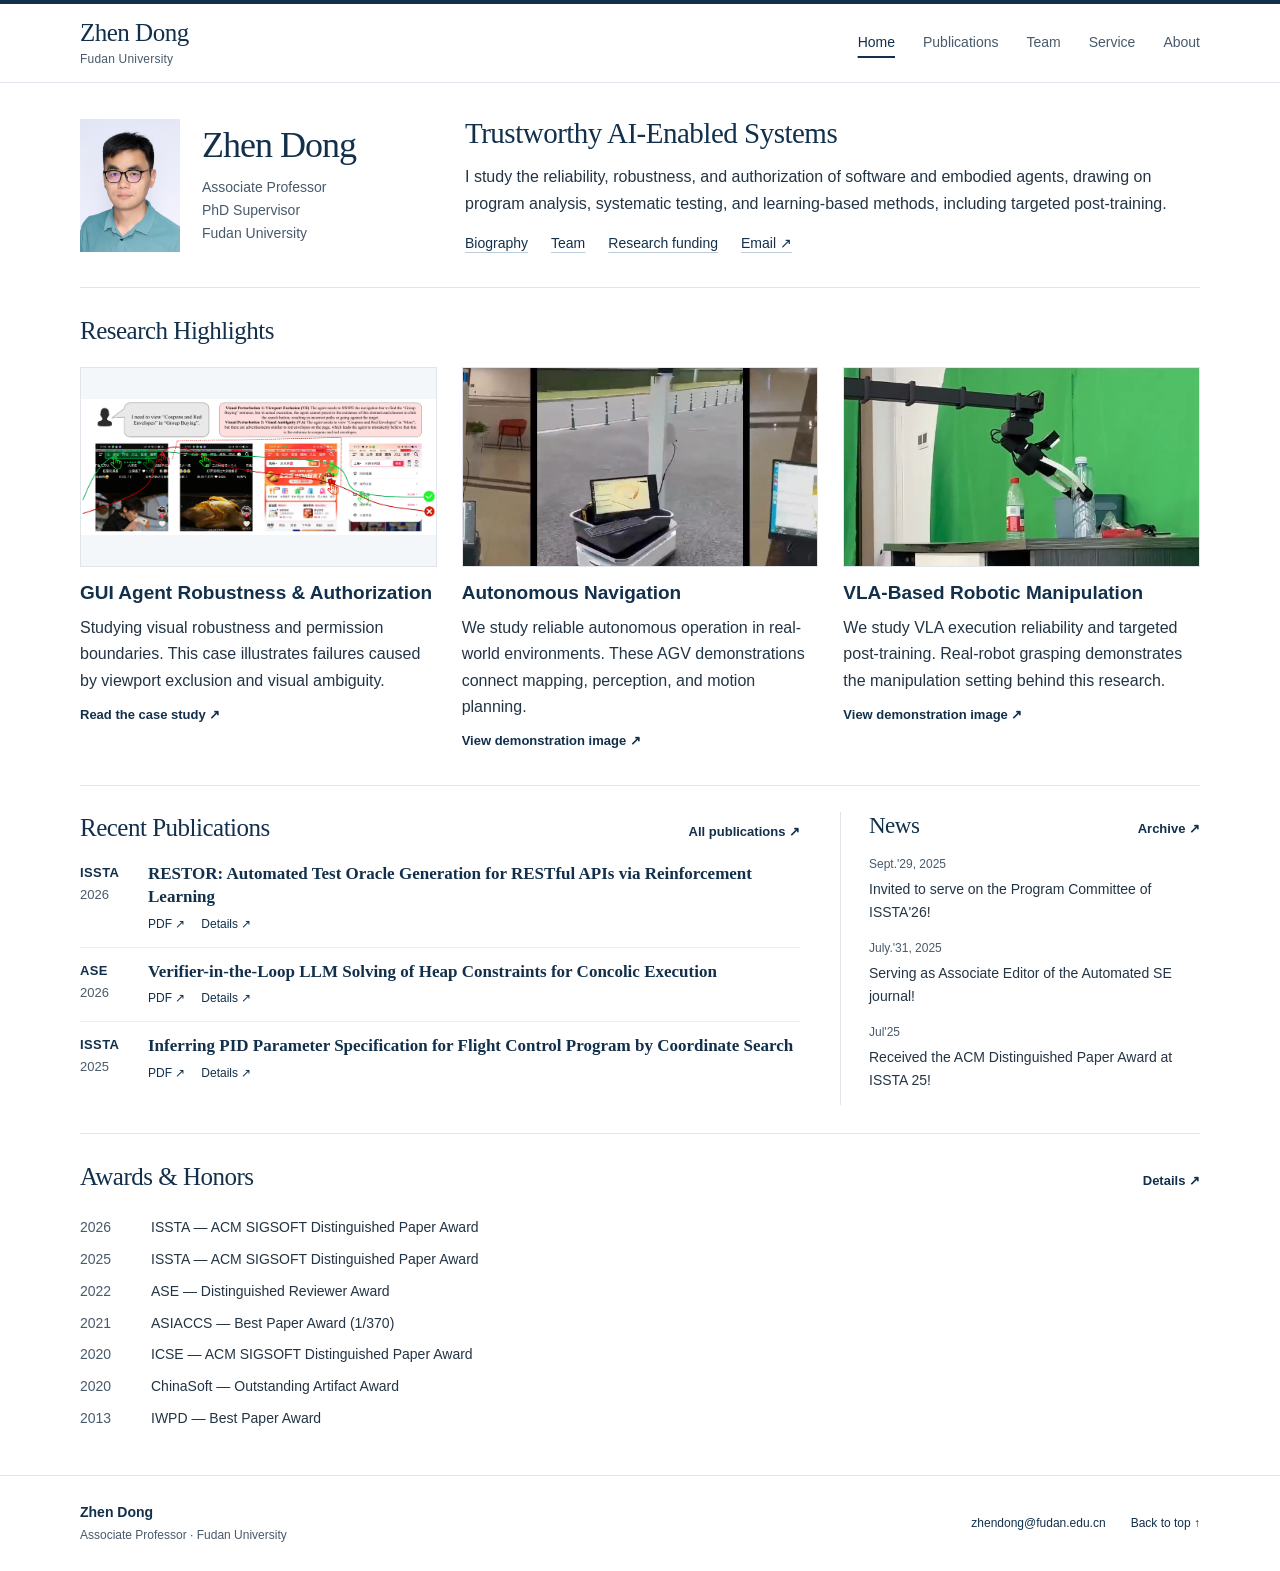
<file: index.html>
<!DOCTYPE html>
<html lang="en"><head>
<meta charset="UTF-8"><meta name="viewport" content="width=device-width, initial-scale=1">
<meta name="description" content="Zhen Dong, Associate Professor at Fudan University. Reliability of AI-enabled systems, with a focus on software agents, embodied agents, and VLA execution.">
<meta name="theme-color" content="#12304b"><title>Home — Zhen Dong · Fudan University</title>
<link rel="stylesheet" href="ex_styles.css?v=22">
</head><body id="top">
<a class="skip-link" href="#main">Skip to content</a>
<header class="site-header"><div class="header-inner"><a class="site-name" href="index.html">Zhen Dong<span>Fudan University</span></a><nav class="main-nav" aria-label="Main navigation"><a href="index.html" aria-current="page">Home</a><a href="publications.html">Publications</a><a href="team.html">Team</a><a href="service.html">Service</a><a href="about.html">About</a></nav></div></header>
<main id="main" class="page"><section class="academic-hero" aria-labelledby="name"><div class="academic-identity"><img src="res/zhen_dong.jpg" alt="Zhen Dong" width="2499" height="3331" fetchpriority="high"><div><h1 id="name">Zhen Dong</h1><p>Associate Professor<br>PhD Supervisor<br>Fudan University</p></div></div><div class="academic-intro"><h2>Trustworthy AI-Enabled Systems</h2><p>I study the reliability, robustness, and authorization of software and embodied agents, drawing on program analysis, systematic testing, and learning-based methods, including targeted post-training.</p><div class="academic-links"><a href="about.html">Biography</a><a href="team.html">Team</a><a href="about.html#funding">Research funding</a><a href="mailto:zhendong@fudan.edu.cn">Email ↗</a></div></div></section><section class="section compact-highlights" id="highlights" aria-labelledby="highlights-title"><div class="section-heading"><h2 id="highlights-title">Research Highlights</h2></div><div class="preview-grid">
<article><a class="preview-image gui-preview" href="res/highlights/gui-case.pdf" target="_blank" rel="noopener" aria-label="Open the full GUI agent case study"><img src="res/highlights/gui-case.png" alt="Mobile GUI agent case study with successful and failed paths under visual perturbations" width="1800" height="694" loading="lazy"></a><h3>GUI Agent Robustness &amp; Authorization</h3><p>Studying visual robustness and permission boundaries. This case illustrates failures caused by viewport exclusion and visual ambiguity.</p><a class="text-link" href="res/highlights/gui-case.pdf" target="_blank" rel="noopener">Read the case study ↗</a></article>
<article><a class="preview-image demonstration-crop" href="res/highlights/agv.jpg" aria-label="View the autonomous navigation demonstration"><img src="res/highlights/agv.jpg" alt="AGV navigation and mapping demonstrations indoors and outdoors" width="960" height="540" loading="lazy"></a><h3>Autonomous Navigation</h3><p>We study reliable autonomous operation in real-world environments. These AGV demonstrations connect mapping, perception, and motion planning.</p><a class="text-link" href="res/highlights/agv.jpg">View demonstration image ↗</a></article>
<article><a class="preview-image demonstration-crop" href="res/highlights/robot.jpg" aria-label="View the robotic grasping demonstration"><img src="res/highlights/robot.jpg" alt="Robot arm grasping a bottle" width="960" height="540" loading="lazy"></a><h3>VLA-Based Robotic Manipulation</h3><p>We study VLA execution reliability and targeted post-training. Real-robot grasping demonstrates the manipulation setting behind this research.</p><a class="text-link" href="res/highlights/robot.jpg">View demonstration image ↗</a></article>
</div></section><div class="academic-columns"><section class="section" id="selected-work"><div class="section-heading"><h2>Recent Publications</h2><a class="section-action" href="publications.html">All publications ↗</a></div><ol class="selected-list"><li><div class="work-meta"><span>ISSTA</span><span>2026</span></div><div class="work-body"><h3><a href="res/ISSTA26B.pdf">RESTOR: Automated Test Oracle Generation for RESTful APIs via  Reinforcement Learning</a></h3><div class="paper-inline-links"><a href="res/ISSTA26B.pdf">PDF ↗</a><a href="publications.html#paper-02">Details ↗</a></div></div></li><li><div class="work-meta"><span>ASE</span><span>2026</span></div><div class="work-body"><h3><a href="res/ASE26.pdf">Verifier-in-the-Loop LLM Solving of Heap Constraints for Concolic Execution</a></h3><div class="paper-inline-links"><a href="res/ASE26.pdf">PDF ↗</a><a href="publications.html#paper-04">Details ↗</a></div></div></li><li><div class="work-meta"><span>ISSTA</span><span>2025</span></div><div class="work-body"><h3><a href="res/issta25.pdf">Inferring PID Parameter Specification for Flight  Control Program by Coordinate Search</a></h3><div class="paper-inline-links"><a href="res/issta25.pdf">PDF ↗</a><a href="publications.html#paper-06">Details ↗</a></div></div></li></ol></section><aside class="academic-sidebar" aria-label="Recent news"><section class="sidebar-section" id="news"><div class="section-heading"><h2>News</h2><a class="section-action" href="news.html">Archive ↗</a></div><ul class="news-list"><li class="news-item"><span class="news-date">Sept.&#x27;29, 2025</span><div>Invited to serve on the Program Committee of ISSTA'26!</div></li><li class="news-item"><span class="news-date">July.&#x27;31, 2025</span><div>Serving as Associate Editor of the Automated SE journal!</div></li><li class="news-item"><span class="news-date">Jul&#x27;25</span><div>Received the ACM Distinguished Paper Award at ISSTA 25!</div></li></ul></section></aside></div><section class="section awards-overview" id="honors"><div class="section-heading"><h2>Awards &amp; Honors</h2><a class="section-action" href="about.html#awards">Details ↗</a></div><ul class="honors-list compact-honors"><li><span class="honor-year">2026</span><div>ISSTA — ACM SIGSOFT Distinguished Paper Award</div></li><li><span class="honor-year">2025</span><div>ISSTA — ACM SIGSOFT Distinguished Paper Award</div></li><li><span class="honor-year">2022</span><div>ASE — Distinguished Reviewer Award</div></li><li><span class="honor-year">2021</span><div>ASIACCS — Best Paper Award (1/370)</div></li><li><span class="honor-year">2020</span><div>ICSE — ACM SIGSOFT Distinguished Paper Award</div></li><li><span class="honor-year">2020</span><div>ChinaSoft — Outstanding Artifact Award</div></li><li><span class="honor-year">2013</span><div>IWPD — Best Paper Award</div></li></ul></section></main>
<footer class="site-footer"><div class="footer-inner"><p><strong>Zhen Dong</strong><span>Associate Professor · Fudan University</span></p><div><a href="mailto:zhendong@fudan.edu.cn">zhendong@fudan.edu.cn</a><a href="#top">Back to top ↑</a></div></div></footer>
</body></html>
</file>
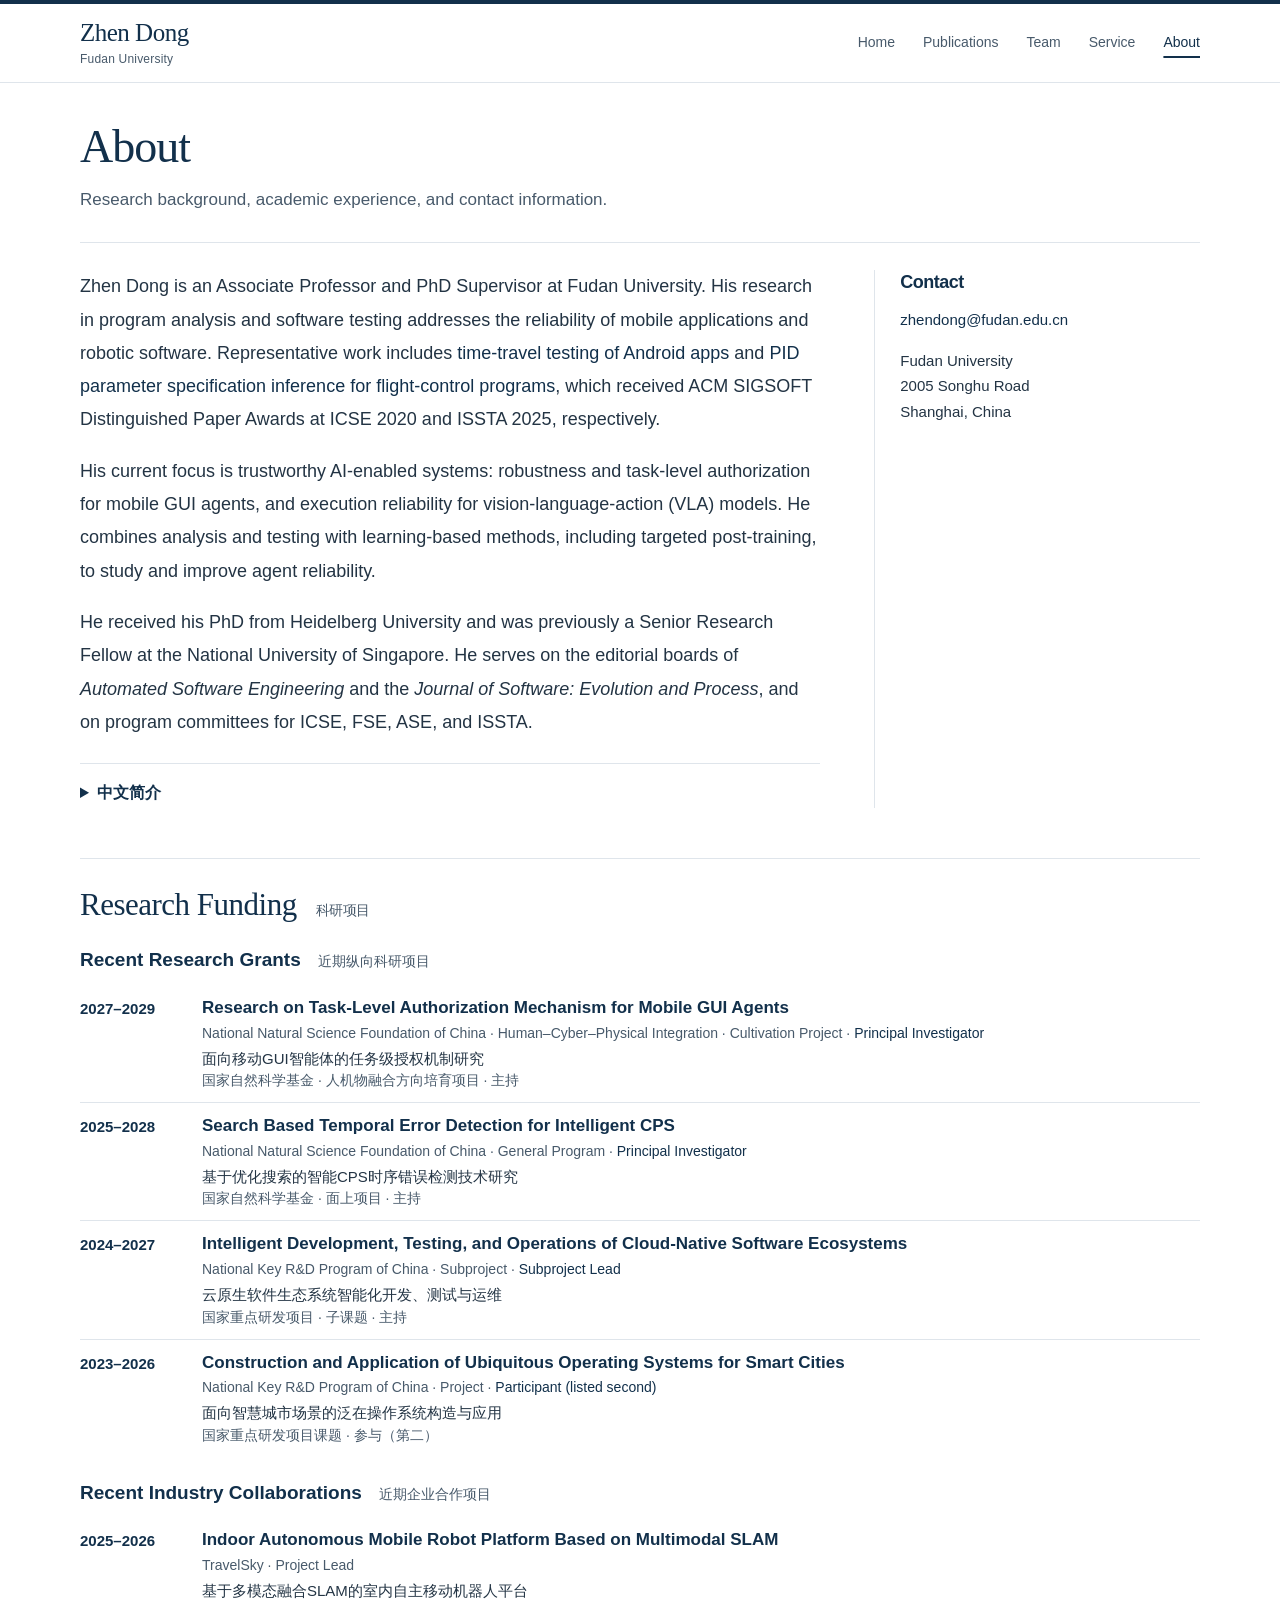
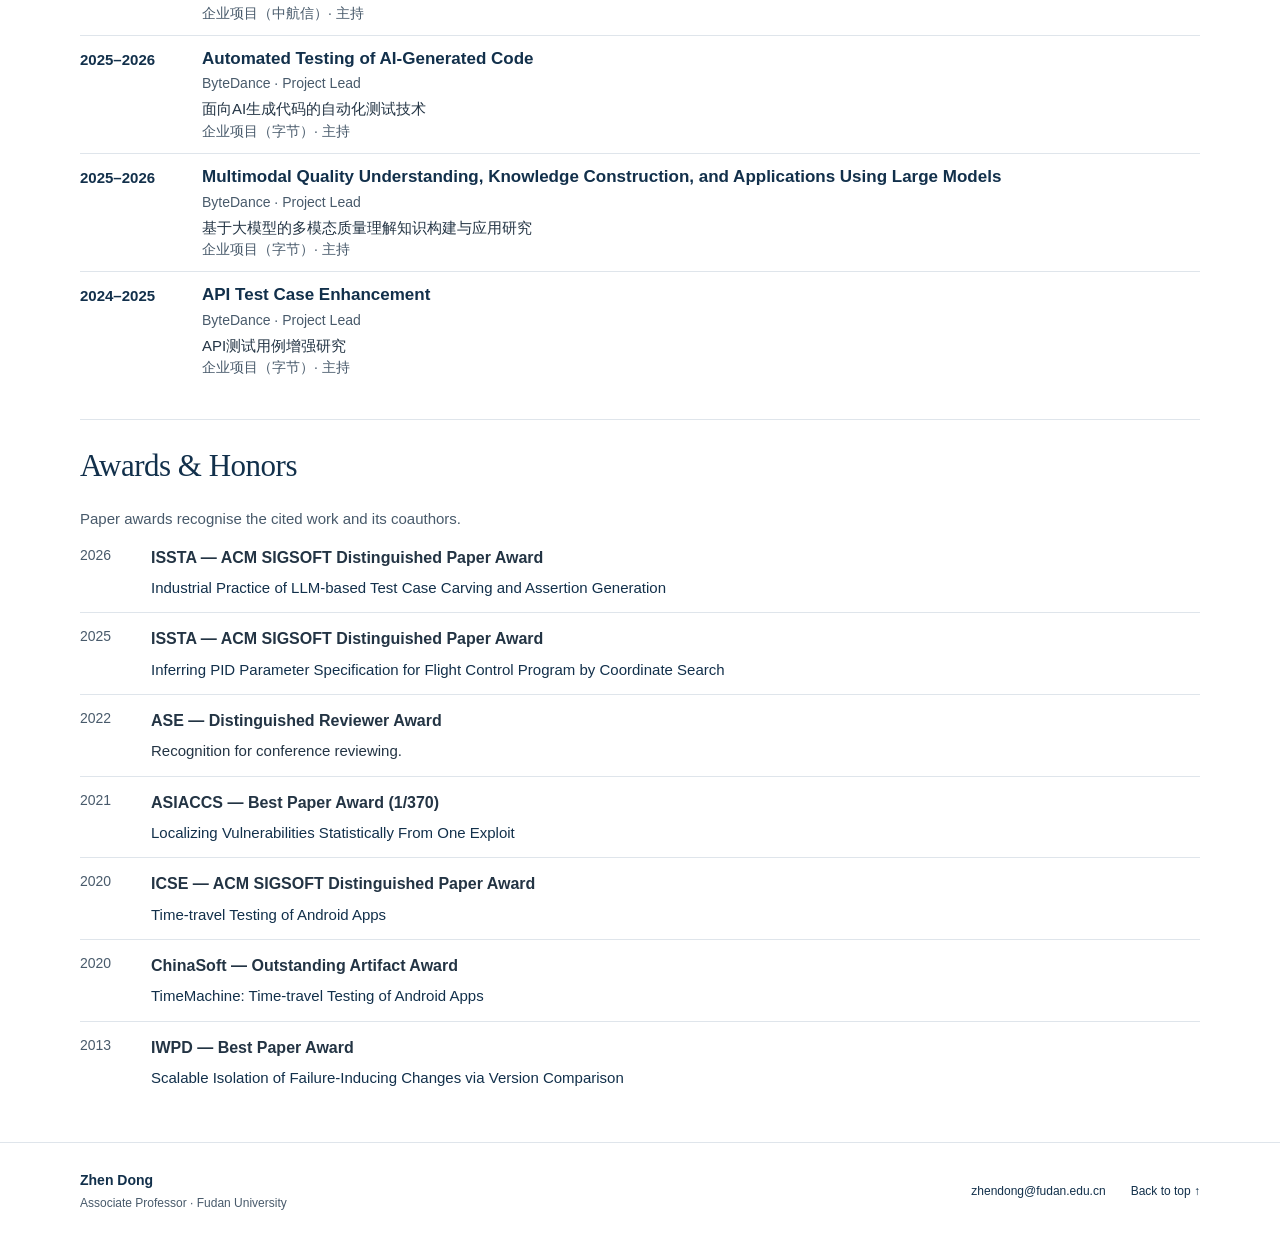
<file: about.html>
<!DOCTYPE html>
<html lang="en"><head>
<meta charset="UTF-8"><meta name="viewport" content="width=device-width, initial-scale=1">
<meta name="description" content="Zhen Dong, Associate Professor at Fudan University. Reliability of AI-enabled systems, with a focus on software agents, embodied agents, and VLA execution.">
<meta name="theme-color" content="#12304b"><title>About — Zhen Dong · Fudan University</title>
<link rel="stylesheet" href="ex_styles.css?v=22">
</head><body id="top">
<a class="skip-link" href="#main">Skip to content</a>
<header class="site-header"><div class="header-inner"><a class="site-name" href="index.html">Zhen Dong<span>Fudan University</span></a><nav class="main-nav" aria-label="Main navigation"><a href="index.html">Home</a><a href="publications.html">Publications</a><a href="team.html">Team</a><a href="service.html">Service</a><a href="about.html" aria-current="page">About</a></nav></div></header>
<main id="main" class="page"><header class="page-intro"><h1 id="about-title">About</h1><p>Research background, academic experience, and contact information.</p></header><section class="section biography-layout"><div class="bio-copy"><p>Zhen Dong is an Associate Professor and PhD Supervisor at Fudan University. His research in program analysis and software testing addresses the reliability of mobile applications and robotic software. Representative work includes <a href="publications.html#paper-21">time-travel testing of Android apps</a> and <a href="publications.html#paper-06">PID parameter specification inference for flight-control programs</a>, which received ACM SIGSOFT Distinguished Paper Awards at ICSE 2020 and ISSTA 2025, respectively.</p>
<p>His current focus is trustworthy AI-enabled systems: robustness and task-level authorization for mobile GUI agents, and execution reliability for vision-language-action (VLA) models. He combines analysis and testing with learning-based methods, including targeted post-training, to study and improve agent reliability.</p>
<p>He received his PhD from Heidelberg University and was previously a Senior Research Fellow at the National University of Singapore. He serves on the editorial boards of <em>Automated Software Engineering</em> and the <em>Journal of Software: Evolution and Process</em>, and on program committees for ICSE, FSE, ASE, and ISSTA.</p>
<details class="biography-chinese" lang="zh-CN"><summary>中文简介</summary><p>董震，海德堡大学博士，复旦大学计算与智能创新学院副教授、博导，CCF中国计算机学会智能机器人专业委员会执行委员、CCF中国计算机学会软件工程专业委员会执行委员。
主持国家自然基金委面上基金、国家重点研发子课题，参与国家科技创新2030“新一代人工智能”重大项目课题，并参与完成多个国际合作项目（合作方包括卡巴斯基公司、新加坡电信公司等）。
长期研究程序分析与软件测试，代表性工作包括移动应用的时间旅行测试与飞行控制程序的PID参数规约推断。
当前聚焦可信人工智能赋能系统，重点研究移动GUI智能体的鲁棒性与任务级授权，以及视觉—语言—动作（VLA）模型的执行可靠性，结合分析、测试与针对性后训练等方法提升智能体可靠性。
在软件工程与人工智能领域ICSE、FSE、ASE、ISSTA、NeurIPS、IJCAI、FM等国际会议发表40余篇学术论文，并获得ICSE'20杰出论文、ISSTA‘25杰出论文、ISSTA‘26等多个奖项。
同时，担任软件工程领域旗舰期刊《Automated Software Engineering》、《Journal of Software:Evolution and Process》编委，国际会议ICSE、FSE、ASE、ISSTA等程序委员，并获得ASE‘22杰出评审、TOSEM杰出评审等荣誉称号。</p></details></div><aside class="contact-panel"><h2>Contact</h2><a href="mailto:zhendong@fudan.edu.cn">zhendong@fudan.edu.cn</a><p>Fudan University<br>2005 Songhu Road<br>Shanghai, China</p></aside></section><section class="section funding-section" id="funding" aria-labelledby="funding-title"><div class="section-heading"><h2 id="funding-title">Research Funding <span class="heading-translation" lang="zh-CN">科研项目</span></h2></div><h3>Recent Research Grants <span class="heading-translation" lang="zh-CN">近期纵向科研项目</span></h3><ul class="funding-list"><li><span class="funding-years">2027–2029</span><div><h4>Research on Task-Level Authorization Mechanism for Mobile GUI Agents</h4><p>National Natural Science Foundation of China · Human–Cyber–Physical Integration · Cultivation Project · <span class="funding-role">Principal Investigator</span></p><div class="funding-zh" lang="zh-CN"><p class="funding-zh-title">面向移动GUI智能体的任务级授权机制研究</p><p>国家自然科学基金 · 人机物融合方向培育项目 · 主持</p></div></div></li><li><span class="funding-years">2025–2028</span><div><h4>Search Based Temporal Error Detection for Intelligent CPS</h4><p>National Natural Science Foundation of China · General Program · <span class="funding-role">Principal Investigator</span></p><div class="funding-zh" lang="zh-CN"><p class="funding-zh-title">基于优化搜索的智能CPS时序错误检测技术研究</p><p>国家自然科学基金 · 面上项目 · 主持</p></div></div></li><li><span class="funding-years">2024–2027</span><div><h4>Intelligent Development, Testing, and Operations of Cloud-Native Software Ecosystems</h4><p>National Key R&amp;D Program of China · Subproject · <span class="funding-role">Subproject Lead</span></p><div class="funding-zh" lang="zh-CN"><p class="funding-zh-title">云原生软件生态系统智能化开发、测试与运维</p><p>国家重点研发项目 · 子课题 · 主持</p></div></div></li><li><span class="funding-years">2023–2026</span><div><h4>Construction and Application of Ubiquitous Operating Systems for Smart Cities</h4><p>National Key R&amp;D Program of China · Project · <span class="funding-role">Participant (listed second)</span></p><div class="funding-zh" lang="zh-CN"><p class="funding-zh-title">面向智慧城市场景的泛在操作系统构造与应用</p><p>国家重点研发项目课题 · 参与（第二）</p></div></div></li></ul><h3>Recent Industry Collaborations <span class="heading-translation" lang="zh-CN">近期企业合作项目</span></h3><ul class="funding-list"><li><span class="funding-years">2025–2026</span><div><h4>Indoor Autonomous Mobile Robot Platform Based on Multimodal SLAM</h4><p>TravelSky · Project Lead</p><div class="funding-zh" lang="zh-CN"><p class="funding-zh-title">基于多模态融合SLAM的室内自主移动机器人平台</p><p>企业项目（中航信）· 主持</p></div></div></li><li><span class="funding-years">2025–2026</span><div><h4>Automated Testing of AI-Generated Code</h4><p>ByteDance · Project Lead</p><div class="funding-zh" lang="zh-CN"><p class="funding-zh-title">面向AI生成代码的自动化测试技术</p><p>企业项目（字节）· 主持</p></div></div></li><li><span class="funding-years">2025–2026</span><div><h4>Multimodal Quality Understanding, Knowledge Construction, and Applications Using Large Models</h4><p>ByteDance · Project Lead</p><div class="funding-zh" lang="zh-CN"><p class="funding-zh-title">基于大模型的多模态质量理解知识构建与应用研究</p><p>企业项目（字节）· 主持</p></div></div></li><li><span class="funding-years">2024–2025</span><div><h4>API Test Case Enhancement</h4><p>ByteDance · Project Lead</p><div class="funding-zh" lang="zh-CN"><p class="funding-zh-title">API测试用例增强研究</p><p>企业项目（字节）· 主持</p></div></div></li></ul></section><section class="section" id="awards" aria-labelledby="awards-title"><div class="section-heading"><h2 id="awards-title">Awards &amp; Honors</h2></div><p class="honors-note">Paper awards recognise the cited work and its coauthors.</p><ul class="honors-list"><li><span class="honor-year">2026</span><div><strong>ISSTA — ACM SIGSOFT Distinguished Paper Award</strong><p><a href="publications.html#paper-03">Industrial Practice of LLM-based Test Case Carving and Assertion Generation</a></p></div></li><li><span class="honor-year">2025</span><div><strong>ISSTA — ACM SIGSOFT Distinguished Paper Award</strong><p><a href="publications.html#paper-06">Inferring PID Parameter Specification for Flight  Control Program by Coordinate Search</a></p></div></li><li><span class="honor-year">2022</span><div><strong>ASE — Distinguished Reviewer Award</strong><p>Recognition for conference reviewing.</p></div></li><li><span class="honor-year">2021</span><div><strong>ASIACCS — Best Paper Award (1/370)</strong><p><a href="publications.html#paper-20">Localizing Vulnerabilities Statistically From One Exploit</a></p></div></li><li><span class="honor-year">2020</span><div><strong>ICSE — ACM SIGSOFT Distinguished Paper Award</strong><p><a href="publications.html#paper-21">Time-travel Testing of Android Apps</a></p></div></li><li><span class="honor-year">2020</span><div><strong>ChinaSoft — Outstanding Artifact Award</strong><p><a href="publications.html#paper-22">TimeMachine: Time-travel Testing of Android Apps</a></p></div></li><li><span class="honor-year">2013</span><div><strong>IWPD — Best Paper Award</strong><p><a href="publications.html#paper-30">Scalable Isolation of Failure-Inducing Changes via Version Comparison</a></p></div></li></ul></section></main>
<footer class="site-footer"><div class="footer-inner"><p><strong>Zhen Dong</strong><span>Associate Professor · Fudan University</span></p><div><a href="mailto:zhendong@fudan.edu.cn">zhendong@fudan.edu.cn</a><a href="#top">Back to top ↑</a></div></div></footer>
</body></html>
</file>
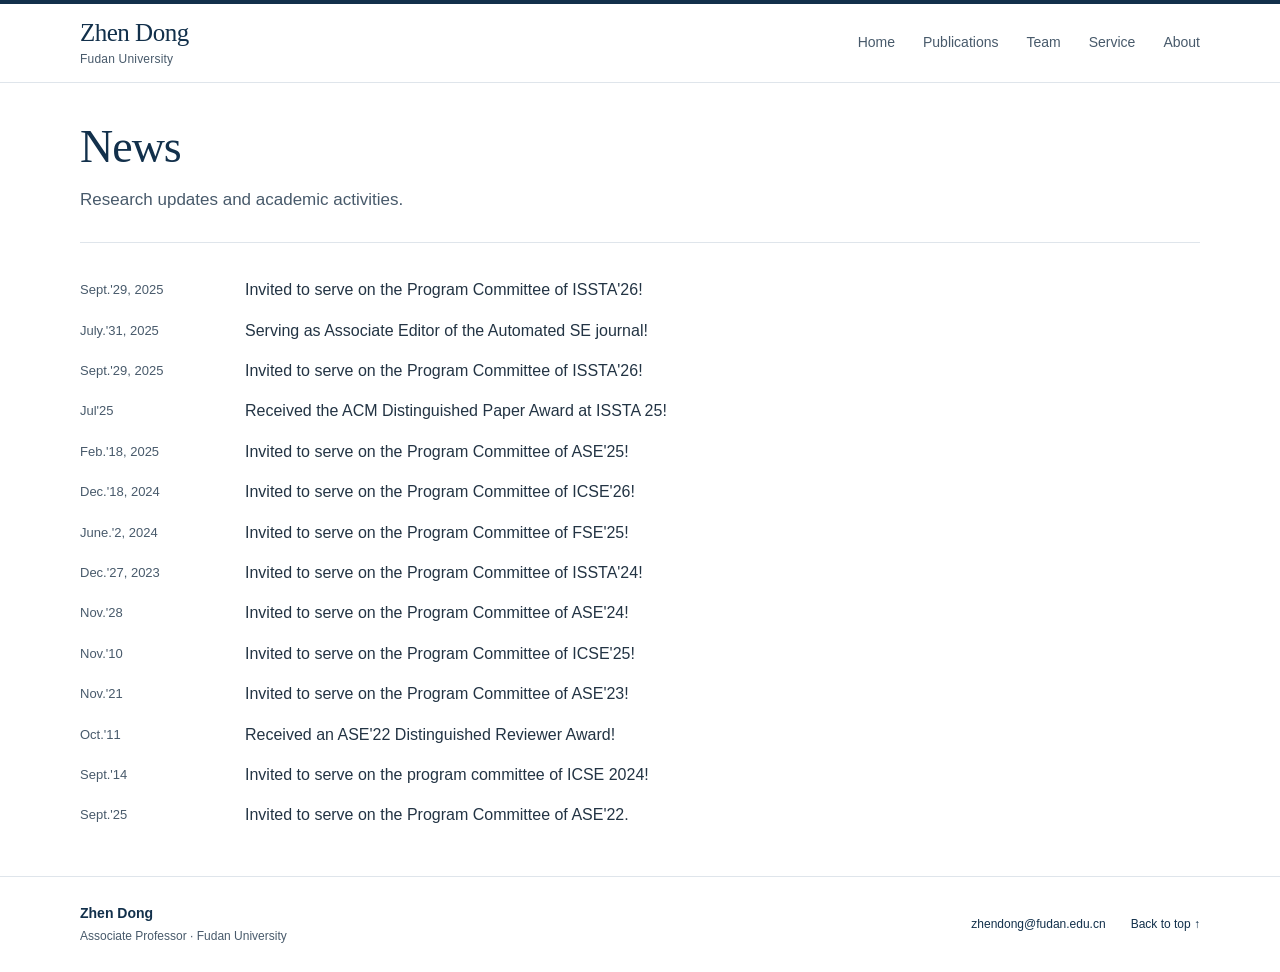
<file: news.html>
<!DOCTYPE html>
<html lang="en"><head>
<meta charset="UTF-8"><meta name="viewport" content="width=device-width, initial-scale=1">
<meta name="description" content="Zhen Dong, Associate Professor at Fudan University. Reliability of AI-enabled systems, with a focus on software agents, embodied agents, and VLA execution.">
<meta name="theme-color" content="#12304b"><title>News — Zhen Dong · Fudan University</title>
<link rel="stylesheet" href="ex_styles.css?v=22">
</head><body id="top">
<a class="skip-link" href="#main">Skip to content</a>
<header class="site-header"><div class="header-inner"><a class="site-name" href="index.html">Zhen Dong<span>Fudan University</span></a><nav class="main-nav" aria-label="Main navigation"><a href="index.html">Home</a><a href="publications.html">Publications</a><a href="team.html">Team</a><a href="service.html">Service</a><a href="about.html">About</a></nav></div></header>
<main id="main" class="page"><header class="page-intro"><h1 id="news-title">News</h1><p>Research updates and academic activities.</p></header><section class="section"><ul class="news-list"><li class="news-item"><span class="news-date">Sept.&#x27;29, 2025</span><div>Invited to serve on the Program Committee of ISSTA'26!</div></li><li class="news-item"><span class="news-date">July.&#x27;31, 2025</span><div>Serving as Associate Editor of the Automated SE journal!</div></li><li class="news-item"><span class="news-date">Sept.&#x27;29, 2025</span><div>Invited to serve on the Program Committee of ISSTA'26!</div></li><li class="news-item"><span class="news-date">Jul&#x27;25</span><div>Received the ACM Distinguished Paper Award at ISSTA 25!</div></li><li class="news-item"><span class="news-date">Feb.&#x27;18, 2025</span><div>Invited to serve on the Program Committee of ASE'25!</div></li><li class="news-item"><span class="news-date">Dec.&#x27;18, 2024</span><div>Invited to serve on the Program Committee of ICSE'26!</div></li><li class="news-item"><span class="news-date">June.&#x27;2, 2024</span><div>Invited to serve on the Program Committee of FSE'25!</div></li><li class="news-item"><span class="news-date">Dec.&#x27;27, 2023</span><div>Invited to serve on the Program Committee of ISSTA'24!</div></li><li class="news-item"><span class="news-date">Nov.&#x27;28</span><div>Invited to serve on the Program Committee of ASE'24!</div></li><li class="news-item"><span class="news-date">Nov.&#x27;10</span><div>Invited to serve on the Program Committee of ICSE'25!</div></li><li class="news-item"><span class="news-date">Nov.&#x27;21</span><div>Invited to serve on the Program Committee of ASE'23!</div></li><li class="news-item"><span class="news-date">Oct.&#x27;11</span><div>Received an ASE'22 Distinguished Reviewer Award!</div></li><li class="news-item"><span class="news-date">Sept.&#x27;14</span><div>Invited to serve on the program committee of ICSE 2024!</div></li><li class="news-item"><span class="news-date">Sept.&#x27;25</span><div>Invited to serve on the Program Committee of ASE'22.</div></li></ul></section></main>
<footer class="site-footer"><div class="footer-inner"><p><strong>Zhen Dong</strong><span>Associate Professor · Fudan University</span></p><div><a href="mailto:zhendong@fudan.edu.cn">zhendong@fudan.edu.cn</a><a href="#top">Back to top ↑</a></div></div></footer>
</body></html>
</file>
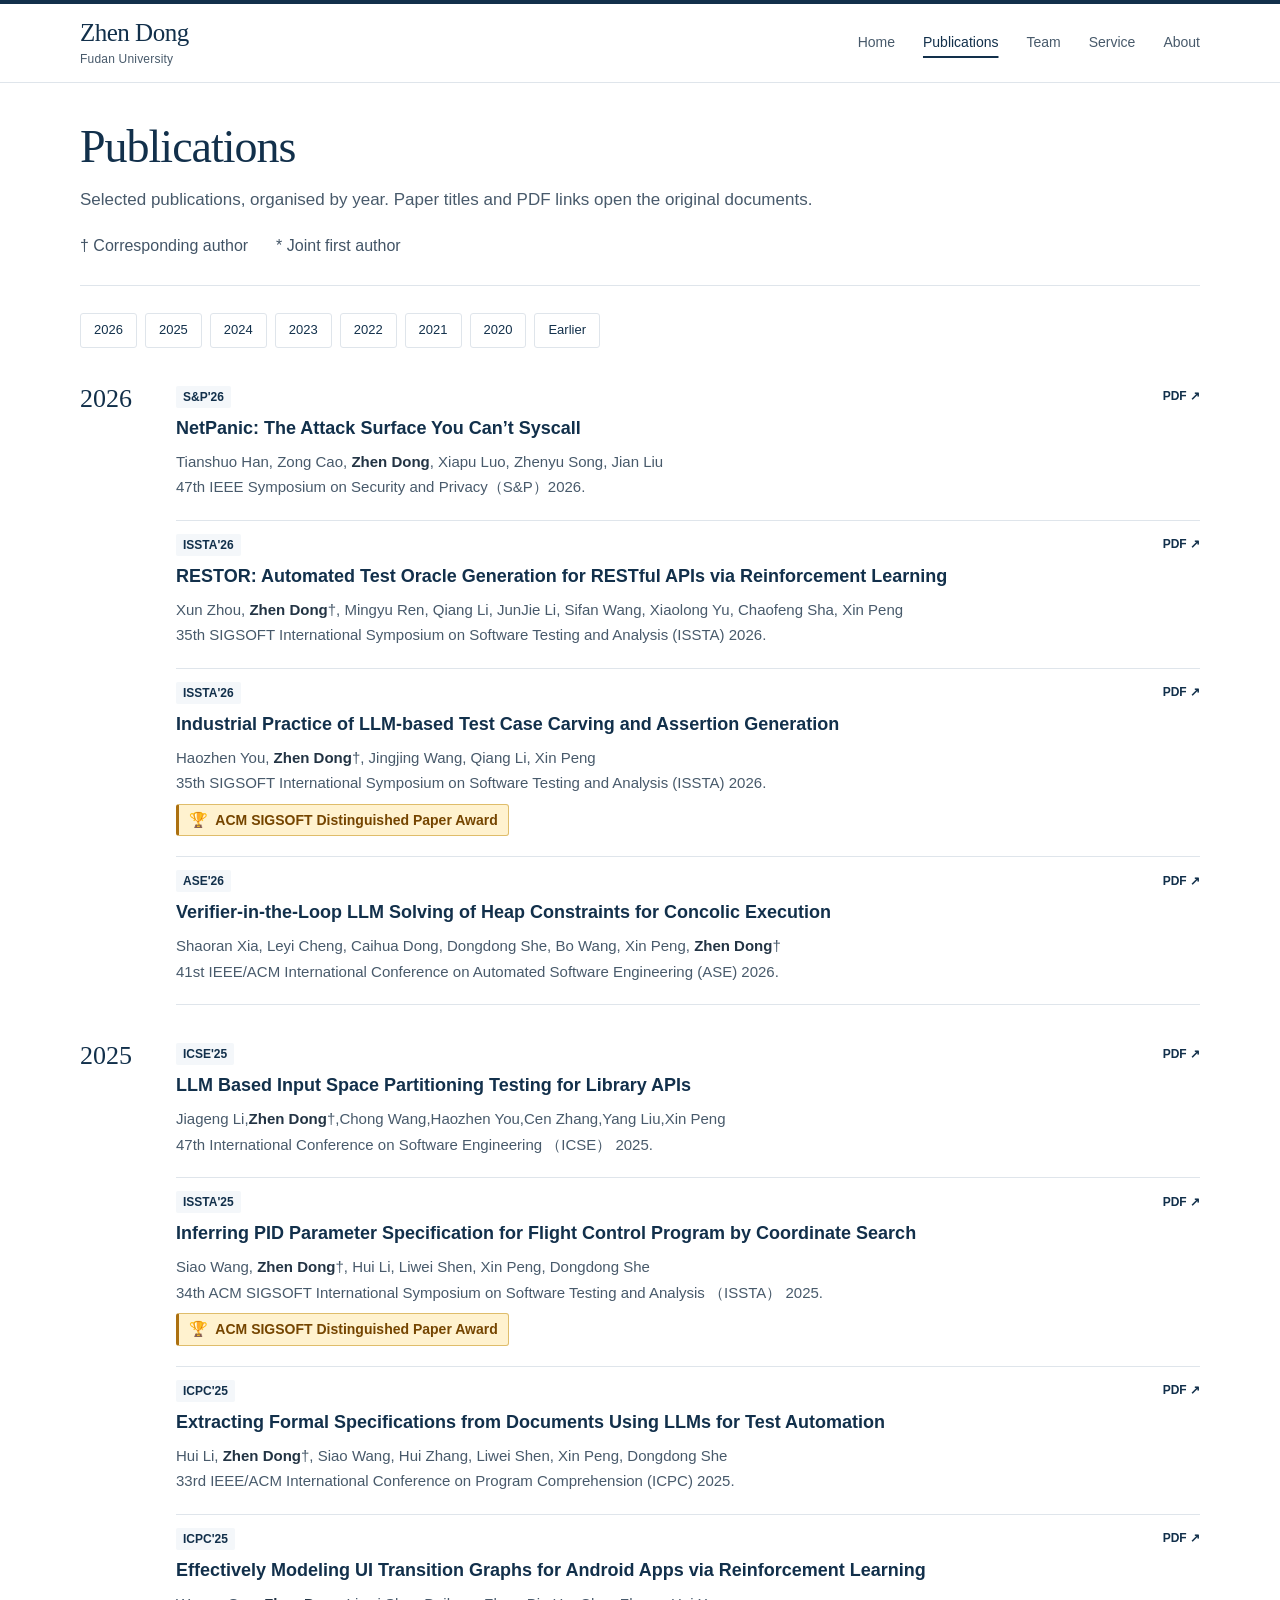
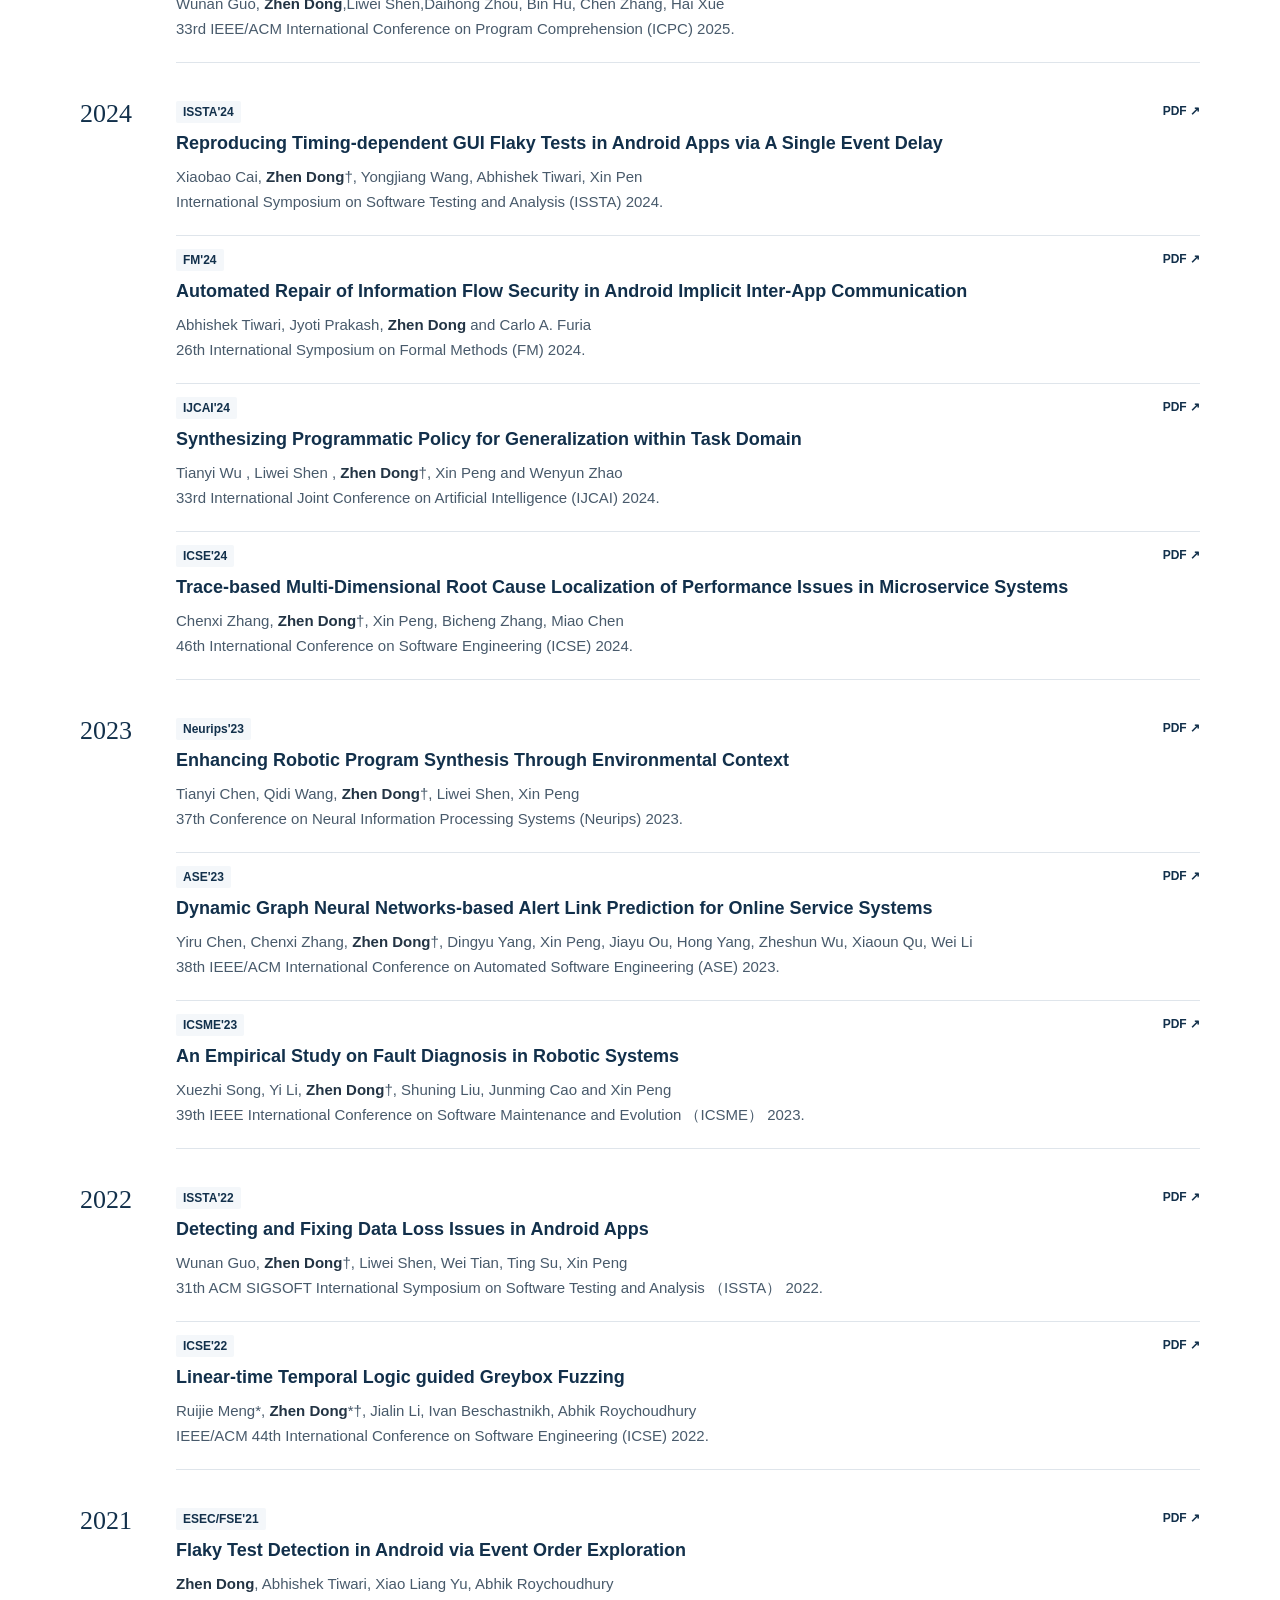
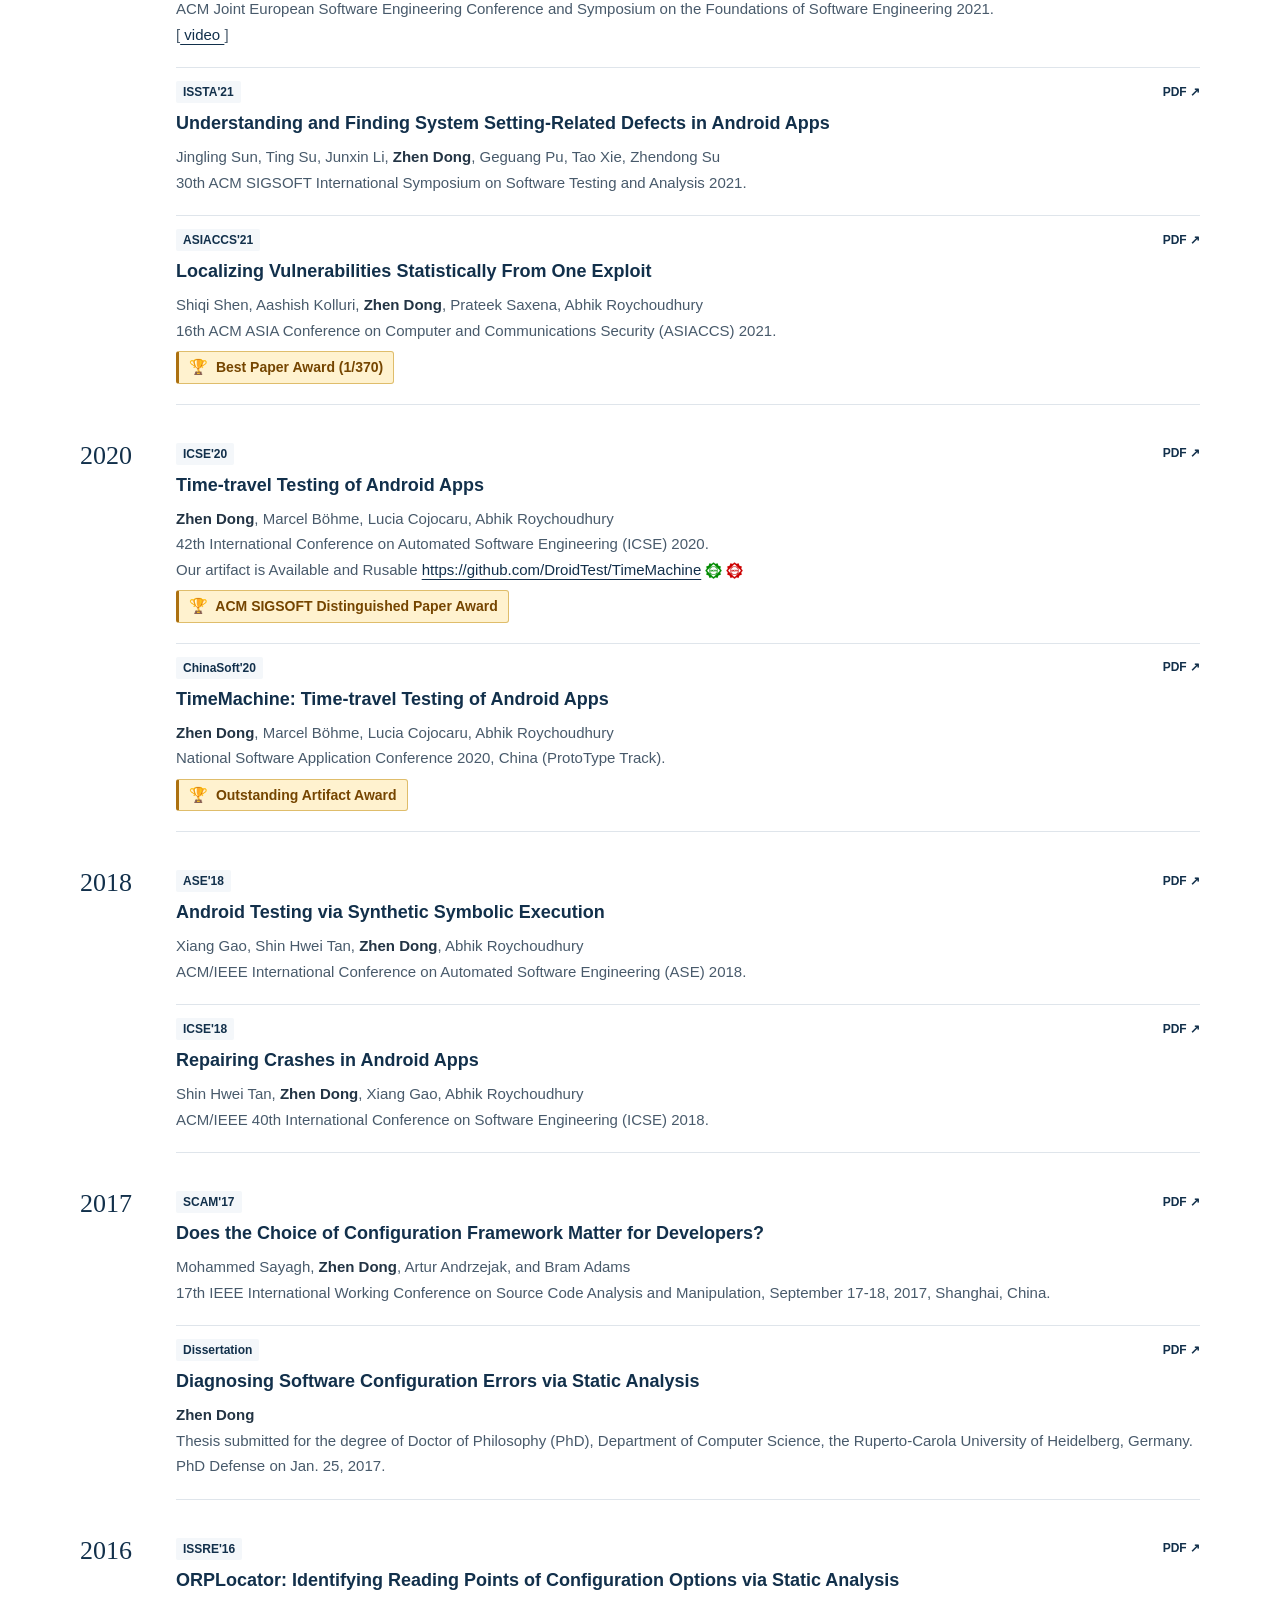
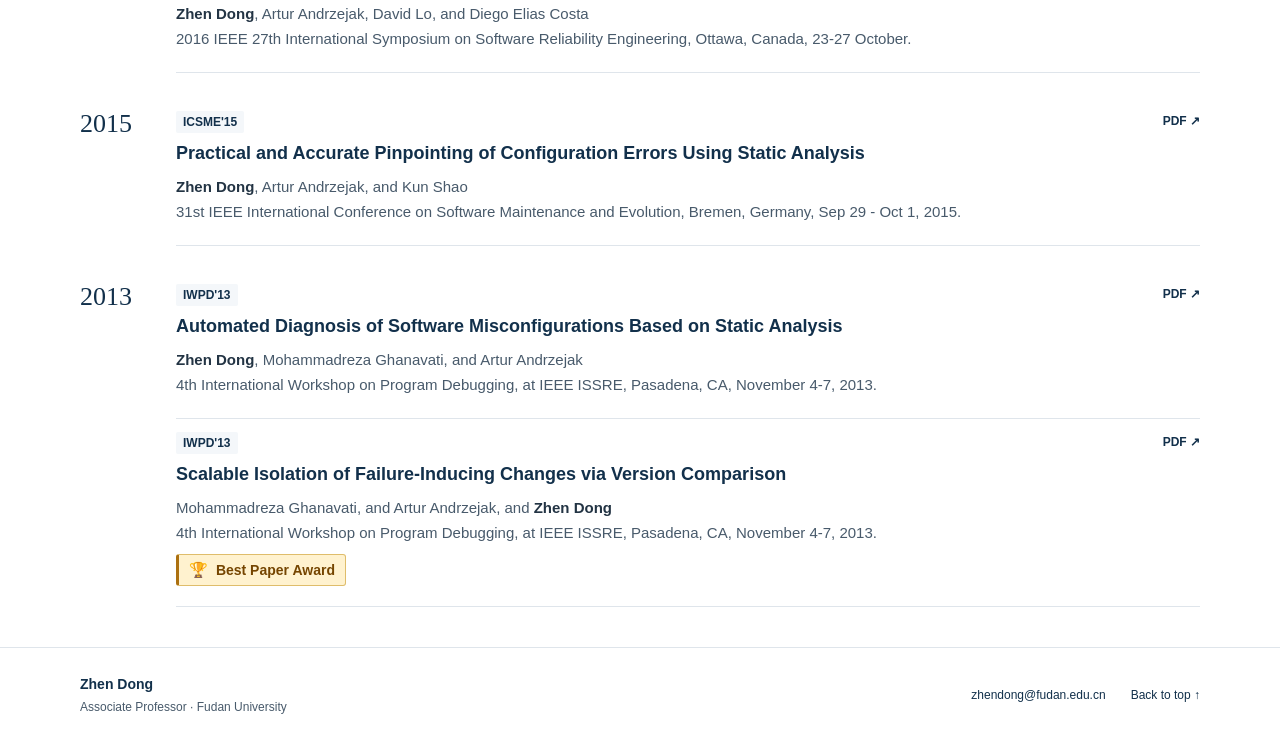
<file: publications.html>
<!DOCTYPE html>
<html lang="en"><head>
<meta charset="UTF-8"><meta name="viewport" content="width=device-width, initial-scale=1">
<meta name="description" content="Zhen Dong, Associate Professor at Fudan University. Reliability of AI-enabled systems, with a focus on software agents, embodied agents, and VLA execution.">
<meta name="theme-color" content="#12304b"><title>Publications — Zhen Dong · Fudan University</title>
<link rel="stylesheet" href="ex_styles.css?v=22">
</head><body id="top">
<a class="skip-link" href="#main">Skip to content</a>
<header class="site-header"><div class="header-inner"><a class="site-name" href="index.html">Zhen Dong<span>Fudan University</span></a><nav class="main-nav" aria-label="Main navigation"><a href="index.html">Home</a><a href="publications.html" aria-current="page">Publications</a><a href="team.html">Team</a><a href="service.html">Service</a><a href="about.html">About</a></nav></div></header>
<main id="main" class="page"><header class="page-intro"><h1 id="publication-title">Publications</h1><p>Selected publications, organised by year. Paper titles and PDF links open the original documents.</p></header><p class="author-legend"><span>† Corresponding author</span><span>* Joint first author</span></p><section class="section publications-section" id="publication" aria-labelledby="publication-title">

      <nav class="year-nav" aria-label="Jump to publication year"><a href="#publications-2026">2026</a><a href="#publications-2025">2025</a><a href="#publications-2024">2024</a><a href="#publications-2023">2023</a><a href="#publications-2022">2022</a><a href="#publications-2021">2021</a><a href="#publications-2020">2020</a><a href="#publications-2018">Earlier</a></nav>
      <div class="publication-year" id="publications-2026"><h3>2026</h3><ul class="paper-list"><li class="paper" id="paper-01">
      <div class="paper-heading"><span class="venue">S&amp;P&#x27;26</span><a class="paper-download" href="res/SP26.pdf" aria-label="Read PDF: NetPanic: The Attack Surface You Can’t Syscall">PDF <span aria-hidden="true">↗</span></a></div>
      <h4><a href="res/SP26.pdf">NetPanic: The Attack Surface You Can’t Syscall</a></h4>
      <p class="paper-info">Tianshuo Han, Zong Cao, <strong>Zhen Dong</strong>, Xiapu Luo, Zhenyu Song, Jian Liu <br>
	        47th IEEE Symposium on Security and Privacy（S&P）2026.</p>
    </li><li class="paper" id="paper-02">
      <div class="paper-heading"><span class="venue">ISSTA&#x27;26</span><a class="paper-download" href="res/ISSTA26B.pdf" aria-label="Read PDF: RESTOR: Automated Test Oracle Generation for RESTful APIs via Reinforcement Learning">PDF <span aria-hidden="true">↗</span></a></div>
      <h4><a href="res/ISSTA26B.pdf">RESTOR: Automated Test Oracle Generation for RESTful APIs via  Reinforcement Learning</a></h4>
      <p class="paper-info">Xun Zhou, <strong>Zhen Dong</strong>†, Mingyu Ren, Qiang Li, JunJie Li, Sifan Wang, Xiaolong Yu, Chaofeng Sha, Xin Peng <br>
	        35th SIGSOFT International Symposium on Software Testing and Analysis (ISSTA) 2026.</p>
    </li><li class="paper" id="paper-03">
      <div class="paper-heading"><span class="venue">ISSTA&#x27;26</span><a class="paper-download" href="res/ISSTA26A.pdf" aria-label="Read PDF: Industrial Practice of LLM-based Test Case Carving and Assertion Generation">PDF <span aria-hidden="true">↗</span></a></div>
      <h4><a href="res/ISSTA26A.pdf">Industrial Practice of LLM-based Test Case Carving and Assertion Generation</a></h4>
      <p class="paper-info">Haozhen You, <strong>Zhen Dong</strong>†, Jingjing Wang, Qiang Li, Xin Peng <br>
	         35th SIGSOFT International Symposium on Software Testing and Analysis (ISSTA) 2026.<br>
					 <span class="paper-award"><span class="award-icon" aria-hidden="true">🏆</span> ACM SIGSOFT Distinguished Paper Award</span></p>
    </li><li class="paper" id="paper-04">
      <div class="paper-heading"><span class="venue">ASE&#x27;26</span><a class="paper-download" href="res/ASE26.pdf" aria-label="Read PDF: Verifier-in-the-Loop LLM Solving of Heap Constraints for Concolic Execution">PDF <span aria-hidden="true">↗</span></a></div>
      <h4><a href="res/ASE26.pdf">Verifier-in-the-Loop LLM Solving of Heap Constraints for Concolic Execution</a></h4>
      <p class="paper-info">Shaoran Xia, Leyi Cheng, Caihua Dong, Dongdong She, Bo Wang, Xin Peng, <strong>Zhen Dong</strong>† <br>
	        41st IEEE/ACM International Conference on Automated Software Engineering (ASE) 2026.</p>
    </li></ul></div>
<div class="publication-year" id="publications-2025"><h3>2025</h3><ul class="paper-list"><li class="paper" id="paper-05">
      <div class="paper-heading"><span class="venue">ICSE&#x27;25</span><a class="paper-download" href="res/ICSE25.pdf" aria-label="Read PDF: LLM Based Input Space Partitioning Testing for Library APIs">PDF <span aria-hidden="true">↗</span></a></div>
      <h4><a href="res/ICSE25.pdf">LLM Based Input Space Partitioning Testing for Library APIs</a></h4>
      <p class="paper-info">Jiageng Li,<strong>Zhen Dong</strong>†,Chong Wang,Haozhen You,Cen Zhang,Yang Liu,Xin Peng<br>
	        47th International Conference on Software Engineering （ICSE） 2025.</p>
    </li><li class="paper" id="paper-06">
      <div class="paper-heading"><span class="venue">ISSTA&#x27;25</span><a class="paper-download" href="res/issta25.pdf" aria-label="Read PDF: Inferring PID Parameter Specification for Flight Control Program by Coordinate Search">PDF <span aria-hidden="true">↗</span></a></div>
      <h4><a href="res/issta25.pdf">Inferring PID Parameter Specification for Flight  Control Program by Coordinate Search</a></h4>
      <p class="paper-info">Siao Wang, <strong>Zhen Dong</strong>†, Hui Li, Liwei Shen, Xin Peng, Dongdong She <br>
	        34th ACM SIGSOFT International Symposium on Software Testing and Analysis （ISSTA） 2025. <br>
		 <span class="paper-award"><span class="award-icon" aria-hidden="true">🏆</span> ACM SIGSOFT Distinguished Paper Award</span></p>
    </li><li class="paper" id="paper-07">
      <div class="paper-heading"><span class="venue">ICPC&#x27;25</span><a class="paper-download" href="res/icpc25a.pdf" aria-label="Read PDF: Extracting Formal Specifications from Documents Using LLMs for Test Automation">PDF <span aria-hidden="true">↗</span></a></div>
      <h4><a href="res/icpc25a.pdf">Extracting Formal Specifications from Documents Using LLMs for  Test Automation</a></h4>
      <p class="paper-info">Hui Li, <strong>Zhen Dong</strong>†, Siao Wang, Hui Zhang, Liwei Shen, Xin Peng, Dongdong She <br>
	        33rd IEEE/ACM International Conference on Program Comprehension (ICPC) 2025.</p>
    </li><li class="paper" id="paper-08">
      <div class="paper-heading"><span class="venue">ICPC&#x27;25</span><a class="paper-download" href="res/icpc25b.pdf" aria-label="Read PDF: Effectively Modeling UI Transition Graphs for Android Apps via Reinforcement Learning">PDF <span aria-hidden="true">↗</span></a></div>
      <h4><a href="res/icpc25b.pdf">Effectively Modeling UI Transition Graphs for Android Apps via  Reinforcement Learning</a></h4>
      <p class="paper-info">Wunan Guo, <strong>Zhen Dong</strong>,Liwei Shen,Daihong Zhou, Bin Hu, Chen Zhang, Hai Xue<br>
	         33rd IEEE/ACM International Conference on Program Comprehension (ICPC) 2025.</p>
    </li></ul></div>
<div class="publication-year" id="publications-2024"><h3>2024</h3><ul class="paper-list"><li class="paper" id="paper-09">
      <div class="paper-heading"><span class="venue">ISSTA&#x27;24</span><a class="paper-download" href="res/ISSTA24.pdf" aria-label="Read PDF: Reproducing Timing-dependent GUI Flaky Tests in Android Apps via A Single Event Delay">PDF <span aria-hidden="true">↗</span></a></div>
      <h4><a href="res/ISSTA24.pdf">Reproducing Timing-dependent GUI Flaky Tests in Android Apps  via A Single Event Delay</a></h4>
      <p class="paper-info">Xiaobao Cai, <strong>Zhen Dong</strong>†, Yongjiang Wang, Abhishek Tiwari, Xin Pen <br>
	         International Symposium on Software Testing and Analysis (ISSTA) 2024.</p>
    </li><li class="paper" id="paper-10">
      <div class="paper-heading"><span class="venue">FM&#x27;24</span><a class="paper-download" href="res/FM24.pdf" aria-label="Read PDF: Automated Repair of Information Flow Security in Android Implicit Inter-App Communication">PDF <span aria-hidden="true">↗</span></a></div>
      <h4><a href="res/FM24.pdf">Automated Repair of Information Flow Security in Android Implicit Inter-App Communication</a></h4>
      <p class="paper-info">Abhishek Tiwari, Jyoti Prakash, <strong>Zhen Dong</strong> and Carlo A. Furia <br>
	         26th International Symposium on Formal Methods (FM) 2024.</p>
    </li><li class="paper" id="paper-11">
      <div class="paper-heading"><span class="venue">IJCAI&#x27;24</span><a class="paper-download" href="res/IJCAI.pdf" aria-label="Read PDF: Synthesizing Programmatic Policy for Generalization within Task Domain">PDF <span aria-hidden="true">↗</span></a></div>
      <h4><a href="res/IJCAI.pdf">Synthesizing Programmatic Policy for Generalization within Task Domain</a></h4>
      <p class="paper-info">Tianyi Wu , Liwei Shen , <strong>Zhen Dong</strong>†, Xin Peng and Wenyun Zhao <br>
	         33rd International Joint Conference on Artificial Intelligence (IJCAI) 2024.</p>
    </li><li class="paper" id="paper-12">
      <div class="paper-heading"><span class="venue">ICSE&#x27;24</span><a class="paper-download" href="res/ICSE24.pdf" aria-label="Read PDF: Trace-based Multi-Dimensional Root Cause Localization of Performance Issues in Microservice Systems">PDF <span aria-hidden="true">↗</span></a></div>
      <h4><a href="res/ICSE24.pdf">Trace-based Multi-Dimensional Root Cause Localization of Performance Issues in Microservice Systems</a></h4>
      <p class="paper-info">Chenxi Zhang, <strong>Zhen Dong</strong>†, Xin Peng, Bicheng Zhang, Miao Chen <br>
	         46th International Conference on Software Engineering (ICSE) 2024.</p>
    </li></ul></div>
<div class="publication-year" id="publications-2023"><h3>2023</h3><ul class="paper-list"><li class="paper" id="paper-13">
      <div class="paper-heading"><span class="venue">Neurips&#x27;23</span><a class="paper-download" href="res/NeurIPS2023.pdf" aria-label="Read PDF: Enhancing Robotic Program Synthesis Through Environmental Context">PDF <span aria-hidden="true">↗</span></a></div>
      <h4><a href="res/NeurIPS2023.pdf">Enhancing Robotic Program Synthesis Through Environmental Context</a></h4>
      <p class="paper-info">Tianyi Chen, Qidi Wang, <strong>Zhen Dong</strong>†, Liwei Shen, Xin Peng <br>
	         37th Conference on Neural Information Processing Systems (Neurips) 2023.</p>
    </li><li class="paper" id="paper-14">
      <div class="paper-heading"><span class="venue">ASE&#x27;23</span><a class="paper-download" href="res/ASE23.pdf" aria-label="Read PDF: Dynamic Graph Neural Networks-based Alert Link Prediction for Online Service Systems">PDF <span aria-hidden="true">↗</span></a></div>
      <h4><a href="res/ASE23.pdf">Dynamic Graph Neural Networks-based Alert Link Prediction for Online Service Systems</a></h4>
      <p class="paper-info">Yiru Chen, Chenxi Zhang, <strong>Zhen Dong</strong>†, Dingyu Yang, Xin Peng, Jiayu Ou, Hong Yang,  Zheshun Wu, Xiaoun Qu, Wei Li <br>
	         38th IEEE/ACM International Conference on Automated Software Engineering (ASE) 2023.</p>
    </li><li class="paper" id="paper-15">
      <div class="paper-heading"><span class="venue">ICSME&#x27;23</span><a class="paper-download" href="res/ICSME23.pdf" aria-label="Read PDF: An Empirical Study on Fault Diagnosis in Robotic Systems">PDF <span aria-hidden="true">↗</span></a></div>
      <h4><a href="res/ICSME23.pdf">An Empirical Study on Fault Diagnosis  in Robotic Systems</a></h4>
      <p class="paper-info">Xuezhi Song, Yi Li, <strong>Zhen Dong</strong>†, Shuning Liu, Junming Cao and Xin Peng <br>
	         39th IEEE International Conference on Software Maintenance and Evolution （ICSME） 2023.</p>
    </li></ul></div>
<div class="publication-year" id="publications-2022"><h3>2022</h3><ul class="paper-list"><li class="paper" id="paper-16">
      <div class="paper-heading"><span class="venue">ISSTA&#x27;22</span><a class="paper-download" href="res/ISSTA22.pdf" aria-label="Read PDF: Detecting and Fixing Data Loss Issues in Android Apps">PDF <span aria-hidden="true">↗</span></a></div>
      <h4><a href="res/ISSTA22.pdf">Detecting and Fixing Data Loss Issues in Android Apps</a></h4>
      <p class="paper-info">Wunan Guo, <strong>Zhen Dong</strong>†, Liwei Shen, Wei Tian, Ting Su, Xin Peng <br>
	         31th ACM SIGSOFT International Symposium on Software Testing and Analysis （ISSTA） 2022.</p>
    </li><li class="paper" id="paper-17">
      <div class="paper-heading"><span class="venue">ICSE&#x27;22</span><a class="paper-download" href="https://arxiv.org/pdf/2109.02312.pdf" aria-label="Read PDF: Linear-time Temporal Logic guided Greybox Fuzzing">PDF <span aria-hidden="true">↗</span></a></div>
      <h4><a href="https://arxiv.org/pdf/2109.02312.pdf">Linear-time Temporal Logic guided Greybox Fuzzing</a></h4>
      <p class="paper-info">Ruijie Meng*, <strong>Zhen Dong</strong>*†, Jialin Li, Ivan Beschastnikh, Abhik Roychoudhury <br>
	         IEEE/ACM 44th International Conference on Software Engineering (ICSE) 2022.</p>
    </li></ul></div>
<div class="publication-year" id="publications-2021"><h3>2021</h3><ul class="paper-list"><li class="paper" id="paper-18">
      <div class="paper-heading"><span class="venue">ESEC/FSE&#x27;21</span><a class="paper-download" href="res/FSE21.pdf" aria-label="Read PDF: Flaky Test Detection in Android via Event Order Exploration">PDF <span aria-hidden="true">↗</span></a></div>
      <h4><a href="res/FSE21.pdf">Flaky Test Detection in Android via Event Order Exploration</a></h4>
      <p class="paper-info"><strong>Zhen Dong</strong>, Abhishek Tiwari, Xiao Liang Yu, Abhik Roychoudhury <br>
                 ACM Joint European Software Engineering Conference and Symposium on the Foundations of Software Engineering  2021. <br>
	         [<a href="https://www.youtube.com/watch?v=PILpLkuxBr8"> video </a>]</p>
    </li><li class="paper" id="paper-19">
      <div class="paper-heading"><span class="venue">ISSTA&#x27;21</span><a class="paper-download" href="res/ISSTA21.pdf" aria-label="Read PDF: Understanding and Finding System Setting-Related Defects in Android Apps">PDF <span aria-hidden="true">↗</span></a></div>
      <h4><a href="res/ISSTA21.pdf">Understanding and Finding System Setting-Related Defects in Android Apps</a></h4>
      <p class="paper-info">Jingling Sun, Ting Su, Junxin Li, <strong>Zhen Dong</strong>, Geguang Pu, Tao Xie, Zhendong Su <br>
                 30th ACM SIGSOFT International Symposium on Software Testing and Analysis 2021.</p>
    </li><li class="paper" id="paper-20">
      <div class="paper-heading"><span class="venue">ASIACCS&#x27;21</span><a class="paper-download" href="res/AsiaCCS21.pdf" aria-label="Read PDF: Localizing Vulnerabilities Statistically From One Exploit">PDF <span aria-hidden="true">↗</span></a></div>
      <h4><a href="res/AsiaCCS21.pdf">Localizing Vulnerabilities Statistically From One Exploit</a></h4>
      <p class="paper-info">Shiqi Shen, Aashish Kolluri, <strong>Zhen Dong</strong>, Prateek Saxena, Abhik Roychoudhury <br>
                16th ACM ASIA Conference on Computer and Communications Security (ASIACCS) 2021. <br>
                <span class="paper-award"><span class="award-icon" aria-hidden="true">🏆</span> Best Paper Award (1/370)</span></p>
    </li></ul></div>
<div class="publication-year" id="publications-2020"><h3>2020</h3><ul class="paper-list"><li class="paper" id="paper-21">
      <div class="paper-heading"><span class="venue">ICSE&#x27;20</span><a class="paper-download" href="res/time-travel-testing-21-01-2020.pdf" aria-label="Read PDF: Time-travel Testing of Android Apps">PDF <span aria-hidden="true">↗</span></a></div>
      <h4><a href="res/time-travel-testing-21-01-2020.pdf">Time-travel Testing of Android Apps</a></h4>
      <p class="paper-info"><strong>Zhen Dong</strong>, Marcel Böhme, Lucia Cojocaru, Abhik Roychoudhury <br>
		      42th International Conference on Automated Software Engineering (ICSE) 2020. <br>
              Our artifact is Available and Rusable <a href="https://github.com/DroidTest/TimeMachine">https://github.com/DroidTest/TimeMachine<img width="20px" height="20px" src="res/green.jpg" alt="Artifact badge" loading="lazy"><img width="20px" height="20px" src="res/red.jpg" alt="Artifact badge" loading="lazy"></a> <br>
		     <span class="paper-award"><span class="award-icon" aria-hidden="true">🏆</span> ACM SIGSOFT Distinguished Paper Award</span></p>
    </li><li class="paper" id="paper-22">
      <div class="paper-heading"><span class="venue">ChinaSoft&#x27;20</span><a class="paper-download" href="res/chinasoft2020.pdf" aria-label="Read PDF: TimeMachine: Time-travel Testing of Android Apps">PDF <span aria-hidden="true">↗</span></a></div>
      <h4><a href="res/chinasoft2020.pdf">TimeMachine: Time-travel Testing of Android Apps</a></h4>
      <p class="paper-info"><strong>Zhen Dong</strong>, Marcel Böhme, Lucia Cojocaru, Abhik Roychoudhury <br>
                    National Software Application Conference 2020, China (ProtoType Track). <br>
                    <span class="paper-award"><span class="award-icon" aria-hidden="true">🏆</span> Outstanding Artifact Award</span></p>
    </li></ul></div>
<div class="publication-year" id="publications-2018"><h3>2018</h3><ul class="paper-list"><li class="paper" id="paper-23">
      <div class="paper-heading"><span class="venue">ASE&#x27;18</span><a class="paper-download" href="res/ase18.pdf" aria-label="Read PDF: Android Testing via Synthetic Symbolic Execution">PDF <span aria-hidden="true">↗</span></a></div>
      <h4><a href="res/ase18.pdf">Android Testing via Synthetic Symbolic Execution</a></h4>
      <p class="paper-info">Xiang Gao, Shin Hwei Tan, <strong>Zhen Dong</strong>, Abhik Roychoudhury <br>
                     ACM/IEEE International Conference on Automated Software Engineering (ASE) 2018.</p>
    </li><li class="paper" id="paper-24">
      <div class="paper-heading"><span class="venue">ICSE&#x27;18</span><a class="paper-download" href="res/ICSE18-droix.pdf" aria-label="Read PDF: Repairing Crashes in Android Apps">PDF <span aria-hidden="true">↗</span></a></div>
      <h4><a href="res/ICSE18-droix.pdf">Repairing Crashes in Android Apps</a></h4>
      <p class="paper-info">Shin Hwei Tan, <strong>Zhen Dong</strong>, Xiang Gao, Abhik Roychoudhury <br>
                    ACM/IEEE 40th International Conference on Software Engineering (ICSE) 2018.</p>
    </li></ul></div>
<div class="publication-year" id="publications-2017"><h3>2017</h3><ul class="paper-list"><li class="paper" id="paper-25">
      <div class="paper-heading"><span class="venue">SCAM&#x27;17</span><a class="paper-download" href="res/scam17.pdf" aria-label="Read PDF: Does the Choice of Configuration Framework Matter for Developers?">PDF <span aria-hidden="true">↗</span></a></div>
      <h4><a href="res/scam17.pdf">Does the Choice of Configuration Framework Matter for Developers?</a></h4>
      <p class="paper-info">Mohammed Sayagh, <strong>Zhen Dong</strong>, Artur Andrzejak, and Bram Adams <br>
					17th IEEE International Working Conference on Source Code Analysis and Manipulation,  September 17-18, 2017, Shanghai, China.</p>
    </li><li class="paper" id="paper-26">
      <div class="paper-heading"><span class="venue">Dissertation</span><a class="paper-download" href="res/ZhenDong_PVS_PhDthesis.pdf" aria-label="Read PDF: Diagnosing Software Configuration Errors via Static Analysis">PDF <span aria-hidden="true">↗</span></a></div>
      <h4><a href="res/ZhenDong_PVS_PhDthesis.pdf">Diagnosing Software Configuration Errors via Static Analysis</a></h4>
      <p class="paper-info"><strong>Zhen Dong</strong><br>
					Thesis submitted for the degree of Doctor of Philosophy (PhD), Department of Computer Science, the Ruperto-Carola University of Heidelberg, Germany. PhD Defense on Jan. 25, 2017.</p>
    </li></ul></div>
<div class="publication-year" id="publications-2016"><h3>2016</h3><ul class="paper-list"><li class="paper" id="paper-27">
      <div class="paper-heading"><span class="venue">ISSRE&#x27;16</span><a class="paper-download" href="res/ORPLocator_ISSRE_2016.pdf" aria-label="Read PDF: ORPLocator: Identifying Reading Points of Configuration Options via Static Analysis">PDF <span aria-hidden="true">↗</span></a></div>
      <h4><a href="res/ORPLocator_ISSRE_2016.pdf">ORPLocator: Identifying Reading Points of Configuration Options via Static Analysis</a></h4>
      <p class="paper-info"><strong>Zhen Dong</strong>, Artur Andrzejak, David Lo, and Diego Elias Costa <br>
					  2016 IEEE 27th International Symposium on Software Reliability Engineering, Ottawa, Canada, 23-27 October.</p>
    </li></ul></div>
<div class="publication-year" id="publications-2015"><h3>2015</h3><ul class="paper-list"><li class="paper" id="paper-28">
      <div class="paper-heading"><span class="venue">ICSME&#x27;15</span><a class="paper-download" href="res/Pinpointing_of_Configuration-final.pdf" aria-label="Read PDF: Practical and Accurate Pinpointing of Conﬁguration Errors Using Static Analysis">PDF <span aria-hidden="true">↗</span></a></div>
      <h4><a href="res/Pinpointing_of_Configuration-final.pdf">Practical and Accurate Pinpointing of Conﬁguration Errors Using Static Analysis</a></h4>
      <p class="paper-info"><strong>Zhen Dong</strong>, Artur Andrzejak, and Kun Shao<br>
					31st IEEE International Conference on Software Maintenance and Evolution, Bremen, Germany, Sep 29 - Oct 1, 2015.</p>
    </li></ul></div>
<div class="publication-year" id="publications-2013"><h3>2013</h3><ul class="paper-list"><li class="paper" id="paper-29">
      <div class="paper-heading"><span class="venue">IWPD&#x27;13</span><a class="paper-download" href="res/IWPD_2013_-_Diagnosis_Misconfigurations_-_Dong_Ghanavati_Andrzejak.pdf" aria-label="Read PDF: Automated Diagnosis of Software Misconfigurations Based on Static Analysis">PDF <span aria-hidden="true">↗</span></a></div>
      <h4><a href="res/IWPD_2013_-_Diagnosis_Misconfigurations_-_Dong_Ghanavati_Andrzejak.pdf">Automated Diagnosis of Software Misconfigurations Based on Static Analysis</a></h4>
      <p class="paper-info"><strong>Zhen Dong</strong>, Mohammadreza Ghanavati, and Artur Andrzejak<br>
					4th International Workshop on Program Debugging, at IEEE ISSRE, Pasadena, CA, November 4-7, 2013.</p>
    </li><li class="paper" id="paper-30">
      <div class="paper-heading"><span class="venue">IWPD&#x27;13</span><a class="paper-download" href="res/IWPD_2013_-_Finding_failure-inducing_changes_Ghanavati_Andrzejak_Dong.pdf" aria-label="Read PDF: Scalable Isolation of Failure-Inducing Changes via Version Comparison">PDF <span aria-hidden="true">↗</span></a></div>
      <h4><a href="res/IWPD_2013_-_Finding_failure-inducing_changes_Ghanavati_Andrzejak_Dong.pdf">Scalable Isolation of Failure-Inducing Changes via Version Comparison</a></h4>
      <p class="paper-info">Mohammadreza Ghanavati, and Artur Andrzejak, and <strong>Zhen Dong</strong><br>
                     4th International Workshop on Program Debugging, at IEEE ISSRE, Pasadena, CA, November 4-7, 2013. <br>
                    <span class="paper-award"><span class="award-icon" aria-hidden="true">🏆</span> Best Paper Award</span></p>
    </li></ul></div>
    </section></main>
<footer class="site-footer"><div class="footer-inner"><p><strong>Zhen Dong</strong><span>Associate Professor · Fudan University</span></p><div><a href="mailto:zhendong@fudan.edu.cn">zhendong@fudan.edu.cn</a><a href="#top">Back to top ↑</a></div></div></footer>
</body></html>
</file>
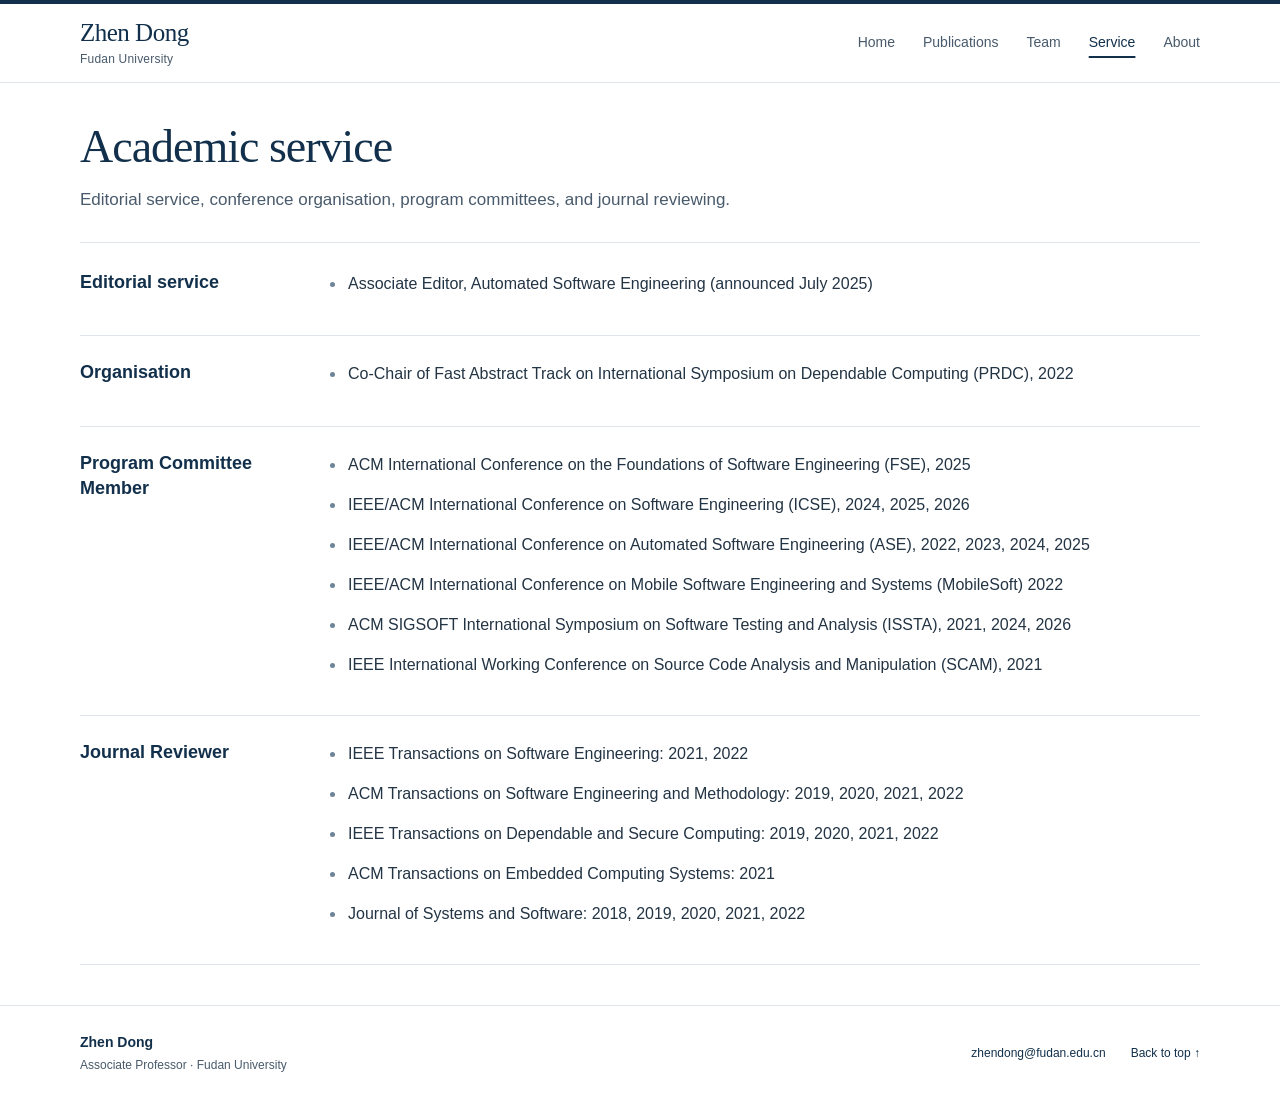
<file: service.html>
<!DOCTYPE html>
<html lang="en"><head>
<meta charset="UTF-8"><meta name="viewport" content="width=device-width, initial-scale=1">
<meta name="description" content="Zhen Dong, Associate Professor at Fudan University. Reliability of AI-enabled systems, with a focus on software agents, embodied agents, and VLA execution.">
<meta name="theme-color" content="#12304b"><title>Academic service — Zhen Dong · Fudan University</title>
<link rel="stylesheet" href="ex_styles.css?v=22">
</head><body id="top">
<a class="skip-link" href="#main">Skip to content</a>
<header class="site-header"><div class="header-inner"><a class="site-name" href="index.html">Zhen Dong<span>Fudan University</span></a><nav class="main-nav" aria-label="Main navigation"><a href="index.html">Home</a><a href="publications.html">Publications</a><a href="team.html">Team</a><a href="service.html" aria-current="page">Service</a><a href="about.html">About</a></nav></div></header>
<main id="main" class="page"><header class="page-intro"><h1 id="service-title">Academic service</h1><p>Editorial service, conference organisation, program committees, and journal reviewing.</p></header><section class="section service-section" id="service" aria-labelledby="service-title"><div class="service-grid"><div class="service-group"><h3>Editorial service</h3><ul><li>Associate Editor, Automated Software Engineering (announced July 2025)</li></ul></div><div class="service-group"><h3>Organisation</h3><ul><li>Co-Chair of Fast Abstract Track on International Symposium on Dependable Computing (PRDC), 2022</li></ul></div>
<div class="service-group"><h3>Program Committee Member</h3><ul><li>ACM International Conference on the Foundations of Software Engineering (FSE), 2025</li><li>IEEE/ACM International Conference on Software Engineering (ICSE), 2024, 2025, 2026</li><li>IEEE/ACM International Conference on Automated Software Engineering (ASE), 2022, 2023, 2024, 2025</li><li>IEEE/ACM International Conference on Mobile Software Engineering and Systems (MobileSoft) 2022</li><li>ACM SIGSOFT International Symposium on Software Testing and Analysis (ISSTA), 2021, 2024, 2026</li><li>IEEE International Working Conference on Source Code Analysis and Manipulation (SCAM), 2021</li></ul></div>
<div class="service-group"><h3>Journal Reviewer</h3><ul><li>IEEE Transactions on Software Engineering: 2021, 2022</li><li>ACM Transactions on Software Engineering and Methodology: 2019, 2020, 2021, 2022</li><li>IEEE Transactions on Dependable and Secure Computing: 2019, 2020, 2021, 2022</li><li>ACM Transactions on Embedded Computing Systems: 2021</li><li>Journal of Systems and Software: 2018, 2019, 2020, 2021, 2022</li></ul></div></div></section></main>
<footer class="site-footer"><div class="footer-inner"><p><strong>Zhen Dong</strong><span>Associate Professor · Fudan University</span></p><div><a href="mailto:zhendong@fudan.edu.cn">zhendong@fudan.edu.cn</a><a href="#top">Back to top ↑</a></div></div></footer>
</body></html>
</file>
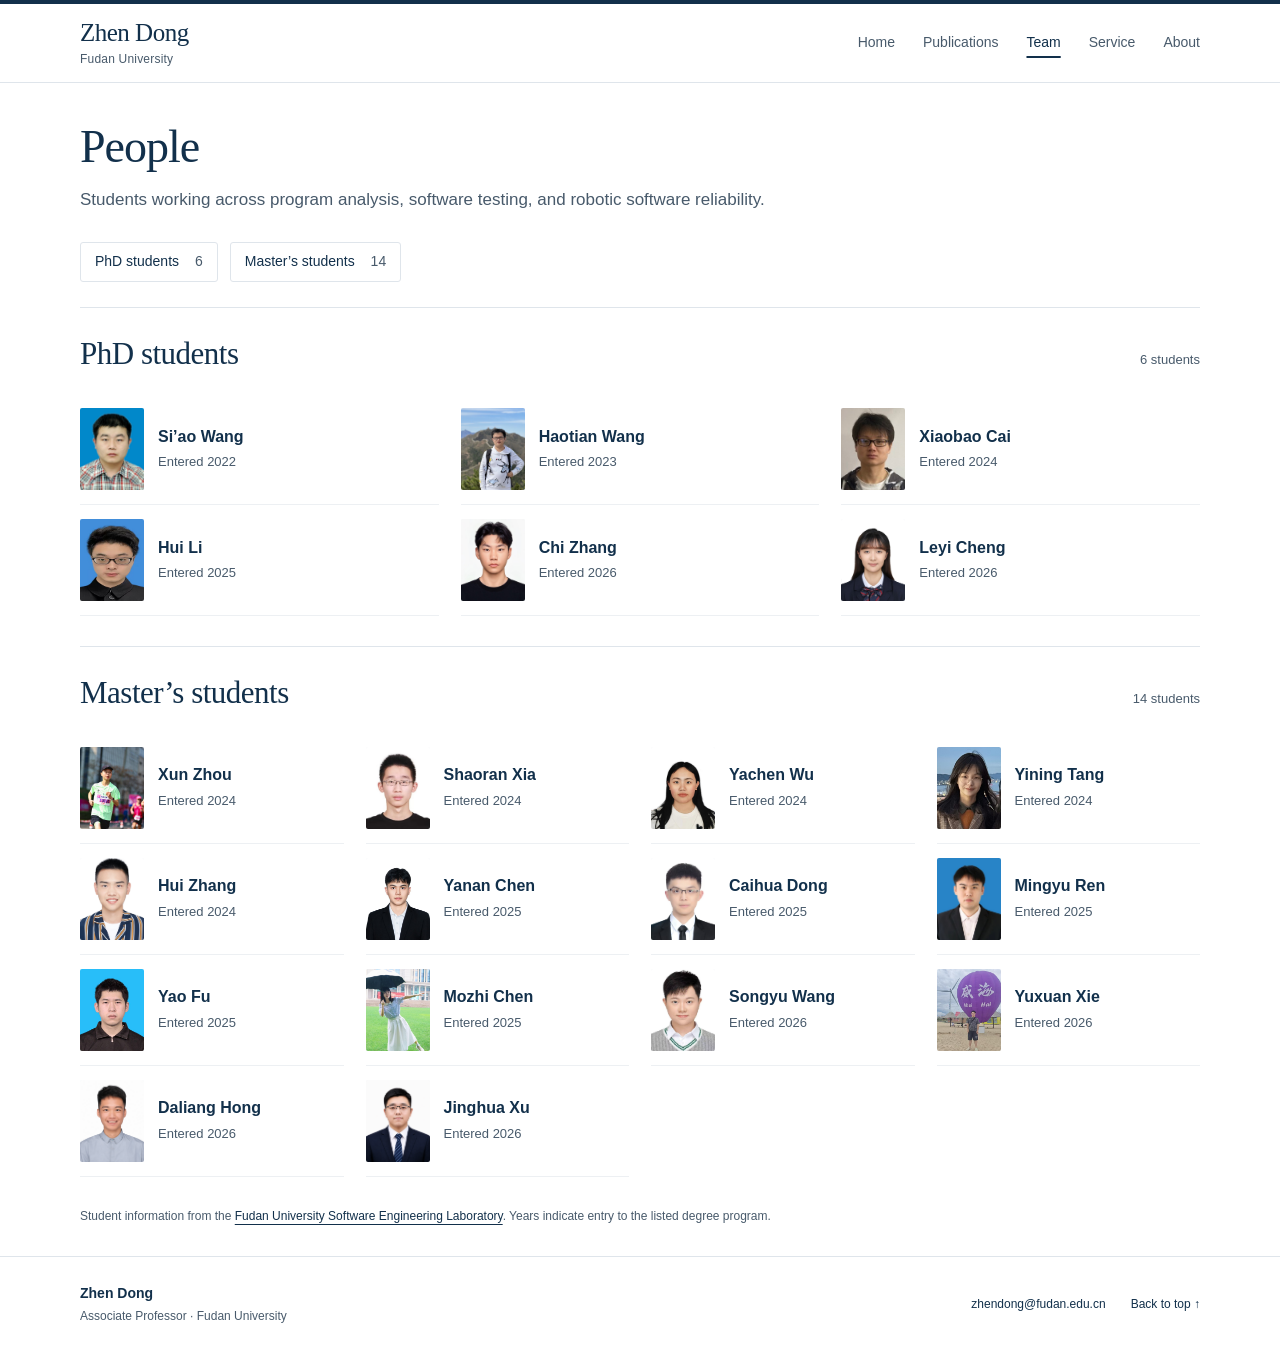
<file: team.html>
<!DOCTYPE html>
<html lang="en"><head>
<meta charset="UTF-8"><meta name="viewport" content="width=device-width, initial-scale=1">
<meta name="description" content="Zhen Dong, Associate Professor at Fudan University. Reliability of AI-enabled systems, with a focus on software agents, embodied agents, and VLA execution.">
<meta name="theme-color" content="#12304b"><title>People — Zhen Dong · Fudan University</title>
<link rel="stylesheet" href="ex_styles.css?v=22">
</head><body id="top">
<a class="skip-link" href="#main">Skip to content</a>
<header class="site-header"><div class="header-inner"><a class="site-name" href="index.html">Zhen Dong<span>Fudan University</span></a><nav class="main-nav" aria-label="Main navigation"><a href="index.html">Home</a><a href="publications.html">Publications</a><a href="team.html" aria-current="page">Team</a><a href="service.html">Service</a><a href="about.html">About</a></nav></div></header>
<main id="main" class="page"><header class="page-intro"><h1 id="team-title">People</h1><p>Students working across program analysis, software testing, and robotic software reliability.</p></header><nav class="group-nav" aria-label="Student categories"><a href="#phd">PhD students <span>6</span></a><a href="#masters">Master’s students <span>14</span></a></nav><section class="section people-section" id="phd" aria-labelledby="phd-title"><div class="section-heading"><h2 id="phd-title">PhD students</h2><span class="member-count">6 students</span></div><ul class="student-grid phd-grid"><li class="student-card"><img src="res/team/group-2-student-01.jpg" alt="Si’ao Wang" width="72" height="90" loading="lazy"><div><h3>Si’ao Wang</h3><p>Entered 2022</p></div></li><li class="student-card"><img src="res/team/group-2-student-02.jpg" alt="Haotian Wang" width="72" height="90" loading="lazy"><div><h3>Haotian Wang</h3><p>Entered 2023</p></div></li><li class="student-card"><img src="res/team/group-1-student-02.jpg" alt="Xiaobao Cai" width="72" height="90" loading="lazy"><div><h3>Xiaobao Cai</h3><p>Entered 2024</p></div></li><li class="student-card"><img src="res/team/group-2-student-03.jpg" alt="Hui Li" width="72" height="90" loading="lazy"><div><h3>Hui Li</h3><p>Entered 2025</p></div></li><li class="student-card"><img src="res/team/group-1-student-03.jpg" alt="Chi Zhang" width="72" height="90" loading="lazy"><div><h3>Chi Zhang</h3><p>Entered 2026</p></div></li><li class="student-card"><img src="res/team/group-1-student-18.jpg" alt="Leyi Cheng" width="72" height="90" loading="lazy"><div><h3>Leyi Cheng</h3><p>Entered 2026</p></div></li></ul></section><section class="section people-section" id="masters" aria-labelledby="masters-title"><div class="section-heading"><h2 id="masters-title">Master’s students</h2><span class="member-count">14 students</span></div><ul class="student-grid masters-grid"><li class="student-card"><img src="res/team/group-1-student-05.png" alt="Xun Zhou" width="72" height="90" loading="lazy"><div><h3>Xun Zhou</h3><p>Entered 2024</p></div></li><li class="student-card"><img src="res/team/group-1-student-06.jpg" alt="Shaoran Xia" width="72" height="90" loading="lazy"><div><h3>Shaoran Xia</h3><p>Entered 2024</p></div></li><li class="student-card"><img src="res/team/group-1-student-07.jpg" alt="Yachen Wu" width="72" height="90" loading="lazy"><div><h3>Yachen Wu</h3><p>Entered 2024</p></div></li><li class="student-card"><img src="res/team/group-2-student-04.jpg" alt="Yining Tang" width="72" height="90" loading="lazy"><div><h3>Yining Tang</h3><p>Entered 2024</p></div></li><li class="student-card"><img src="res/team/group-2-student-05.jpg" alt="Hui Zhang" width="72" height="90" loading="lazy"><div><h3>Hui Zhang</h3><p>Entered 2024</p></div></li><li class="student-card"><img src="res/team/group-1-student-08.jpg" alt="Yanan Chen" width="72" height="90" loading="lazy"><div><h3>Yanan Chen</h3><p>Entered 2025</p></div></li><li class="student-card"><img src="res/team/group-1-student-10.jpg" alt="Caihua Dong" width="72" height="90" loading="lazy"><div><h3>Caihua Dong</h3><p>Entered 2025</p></div></li><li class="student-card"><img src="res/team/group-1-student-12.jpg" alt="Mingyu Ren" width="72" height="90" loading="lazy"><div><h3>Mingyu Ren</h3><p>Entered 2025</p></div></li><li class="student-card"><img src="res/team/group-2-student-06.jpg" alt="Yao Fu" width="72" height="90" loading="lazy"><div><h3>Yao Fu</h3><p>Entered 2025</p></div></li><li class="student-card"><img src="res/team/group-2-student-07.jpg" alt="Mozhi Chen" width="72" height="90" loading="lazy"><div><h3>Mozhi Chen</h3><p>Entered 2025</p></div></li><li class="student-card"><img src="res/team/group-1-student-17.jpg" alt="Songyu Wang" width="72" height="90" loading="lazy"><div><h3>Songyu Wang</h3><p>Entered 2026</p></div></li><li class="student-card"><img src="res/team/group-1-student-19.jpg" alt="Yuxuan Xie" width="72" height="90" loading="lazy"><div><h3>Yuxuan Xie</h3><p>Entered 2026</p></div></li><li class="student-card"><img src="res/team/group-2-student-08.jpg" alt="Daliang Hong" width="72" height="90" loading="lazy"><div><h3>Daliang Hong</h3><p>Entered 2026</p></div></li><li class="student-card"><img src="res/team/group-2-student-09.png" alt="Jinghua Xu" width="72" height="90" loading="lazy"><div><h3>Jinghua Xu</h3><p>Entered 2026</p></div></li></ul></section><p class="source-note">Student information from the <a href="http://www.se.fudan.edu.cn/MemberList.html">Fudan University Software Engineering Laboratory</a>. Years indicate entry to the listed degree program.</p></main>
<footer class="site-footer"><div class="footer-inner"><p><strong>Zhen Dong</strong><span>Associate Professor · Fudan University</span></p><div><a href="mailto:zhendong@fudan.edu.cn">zhendong@fudan.edu.cn</a><a href="#top">Back to top ↑</a></div></div></footer>
</body></html>
</file>
<file: ex_styles.css>
/* Shared design system: restrained academic typography and a consistent grid. */
:root {
  color-scheme: light;
  --navy: #12304b;
  --ink: #233444;
  --secondary: #485a6b;
  --line: #dfe5eb;
  --wash: #f4f7fa;
  --gold: #79602e;
  --width: 1120px;
  --serif: Georgia, "Times New Roman", serif;
  --sans: -apple-system, BlinkMacSystemFont, "Segoe UI", Arial, sans-serif;
}
* { box-sizing: border-box; }
html { scroll-padding-top: 100px; }
body { margin: 0; background: #fff; color: var(--ink); font: 17px/1.7 var(--sans); -webkit-font-smoothing: antialiased; }
p, figure { margin: 0; }
h1, h2, h3, h4 { color: var(--navy); }
h1, h2 { font-family: var(--serif); font-weight: 400; }
a { color: var(--navy); text-decoration: none; text-underline-offset: 4px; }
a:hover { text-decoration: underline; }
a:focus-visible, summary:focus-visible { outline: 3px solid #3a6b98; outline-offset: 5px; border-radius: 2px; }
img { display: block; max-width: 100%; height: auto; }
::selection { background: #dce7f1; color: var(--navy); }
.page, .header-inner, .footer-inner { width: min(var(--width), calc(100% - 80px)); margin-inline: auto; }
.skip-link { position: absolute; z-index: 20; top: -100px; left: 20px; background: var(--navy); color: white; padding: 10px 20px; }
.skip-link:focus { top: 10px; }
.site-header { position: sticky; top: 0; z-index: 10; background: #fff; border-top: 4px solid var(--navy); border-bottom: 1px solid var(--line); }
.header-inner { min-height: 78px; display: flex; align-items: center; justify-content: space-between; gap: 28px; }
.site-name { flex-shrink: 0; font: 25px/1.2 var(--serif); letter-spacing: -.5px; }
.site-name span { display: block; margin-top: 4px; color: var(--secondary); font: 12px/1.3 var(--sans); letter-spacing: .2px; }
.main-nav { display: flex; align-items: center; gap: 28px; }
.main-nav a { padding: 25px 0; color: var(--secondary); font-size: 14px; font-weight: 500; }
.main-nav a[aria-current="page"] { color: var(--navy); text-decoration: underline; text-decoration-thickness: 2px; text-underline-offset: 9px; }

/* Home: identity, research themes, selected evidence, and concise updates. */
.profile { display: grid; grid-template-columns: minmax(0,1fr) 184px; gap: 76px; align-items: center; padding: 42px 0 36px; }
.position { color: var(--secondary); font-size: 15px; font-weight: 500; margin-bottom: 7px; }
.profile h1 { font-size: 64px; line-height: 1.1; letter-spacing: -2px; margin: 0 0 18px; }
.research-statement { color: var(--navy); font: 29px/1.27 var(--serif); letter-spacing: -.45px; margin-bottom: 16px; }
.profile-summary { max-width: 690px; font-size: 17px; line-height: 1.7; }
.profile-actions { display: flex; flex-wrap: wrap; gap: 10px; margin-top: 21px; }
.button { display: inline-flex; justify-content: space-between; align-items: center; gap: 20px; min-height: 42px; padding: 8px 15px; border: 1px solid var(--navy); border-radius: 3px; font-size: 13px; font-weight: 600; }
.button.primary { background: var(--navy); color: white; }
.button.secondary { border-color: #bccbd8; }
.button:hover { text-decoration: none; box-shadow: 0 0 0 1px var(--navy); }
.profile-links { display: flex; flex-wrap: wrap; gap: 18px; margin-top: 14px; font-size: 13px; }
.profile-links a { text-decoration: underline; text-decoration-color: #b6c5d3; }
.portrait img { width: 184px; aspect-ratio: 3/4; object-fit: cover; border-radius: 2px; }
.portrait figcaption { margin-top: 11px; color: var(--secondary); font-size: 12px; line-height: 1.5; }
.section { border-top: 1px solid var(--line); padding: 27px 0 30px; }
.section-heading { display: flex; justify-content: space-between; align-items: baseline; gap: 20px; margin-bottom: 20px; }
h2 { font-size: 31px; line-height: 1.25; letter-spacing: -.5px; margin: 0; }
.section-action { flex-shrink: 0; font-size: 13px; font-weight: 600; }
.research-grid { display: grid; grid-template-columns: repeat(2,minmax(0,1fr)); gap: 30px; }
.research-grid article + article { border-left: 1px solid var(--line); padding-left: 26px; }
.research-grid h3 { font-size: 18px; line-height: 1.4; font-weight: 650; margin: 0 0 10px; }
.research-grid p { font-size: 16px; line-height: 1.7; }
.research-focus { color: var(--navy); font-size: 16px; font-weight: 650; margin: 0 0 10px; }
.research-detail { color: var(--secondary); margin-top: 12px; }
.shared-approach { display: grid; grid-template-columns: 150px minmax(0,1fr); gap: 24px; margin-top: 25px; padding: 22px 24px; background: var(--wash); border-left: 3px solid var(--navy); }
.shared-approach h3 { margin: 0; font-size: 18px; }
.shared-approach p { font-size: 16px; margin: 0; }
.shared-approach .research-process { display: flex; flex-wrap: wrap; gap: 6px 10px; font-size: 14px; font-weight: 600; margin-top: 12px; color: var(--navy); }
.text-link { display: inline-flex; gap: 12px; margin-top: 12px; font-size: 13px; font-weight: 600; }
.honors-list { list-style: none; padding: 0; margin: 0; }
.honors-list li { display: grid; grid-template-columns: 55px minmax(0,1fr); gap: 16px; padding: 12px 0; border-bottom: 1px solid var(--line); font-size: 16px; }
.honors-list li:last-child { border-bottom: 0; }
.honor-year { color: var(--secondary); font-size: 14px; }
.honors-list p { margin: 4px 0 0; font-size: 15px; }
.honors-note { color: var(--secondary); font-size: 15px; }
.compact-honors li { padding: 6px 0; border: 0; }
.awards-overview h2 { font-size: 25px; }
.awards-overview .honors-list li { font-size: 14px; padding: 4px 0; }
.highlights-grid { display: grid; grid-template-columns: repeat(2,minmax(0,1fr)); gap: 28px; }
.gui-highlight { grid-column: 1/-1; padding-bottom: 24px; border-bottom: 1px solid var(--line); }
.gui-heading { display: flex; justify-content: space-between; align-items: baseline; gap: 20px; margin-bottom: 18px; }
.gui-heading h3 { margin-top: 0; }
.gui-highlight .highlight-image { background: white; border: 1px solid var(--line); }
.highlight.gui-highlight img { aspect-ratio: auto; }
.gui-highlight .highlight-focus strong { display: inline; margin-right: 8px; }
.highlight-image { display: block; background: #101820; }
.highlight img { display: block; width: 100%; height: auto; aspect-ratio: 16/9; object-fit: contain; }
.demonstration-crop { position: relative; aspect-ratio: 960/320; overflow: hidden; }
.highlight .demonstration-crop img { position: absolute; top: -21.875%; left: 0; width: 100%; height: auto; }
.highlight .case-label { margin: 0 0 12px; font-size: 15px; font-weight: 600; color: var(--navy); }
.highlight h3 { font-size: 19px; margin: 16px 0 8px; line-height: 1.35; }
.highlight p { font-size: 16px; margin: 0; }
.highlight .highlight-focus { font-size: 14px; color: var(--secondary); margin-top: 10px; }
.highlight-focus strong { color: var(--navy); display: block; font-weight: 600; }
.selected-list { padding: 0; margin: 0; list-style: none; }
.selected-list > li { display: grid; grid-template-columns: 70px minmax(0,1fr) 65px; gap: 20px; padding: 16px 0; }
.selected-list > li + li { border-top: 1px solid #edf0f3; }
.selected-list > li:first-child { padding-top: 0; }
.selected-list > li:last-child { padding-bottom: 0; }
.work-meta { display: flex; flex-direction: column; color: var(--secondary); font-size: 13px; line-height: 1.7; }
.work-meta span:first-child { color: var(--navy); font-weight: 650; letter-spacing: .4px; }
.work-body h3 { margin: 0 0 4px; font-size: 18px; line-height: 1.45; font-weight: 600; }
.work-body p { color: var(--secondary); font-size: 15px; line-height: 1.55; }
.work-link { align-self: start; font-size: 12px; padding-top: 3px; white-space: nowrap; }
.paper-award { display: inline-block; color: #754500; background: #fff2cf; border: 1px solid #dfbd6b; border-left: 3px solid #ac700f; border-radius: 3px; font-size: 14px; font-weight: 700; line-height: 1.5; margin-top: 8px; padding: 4px 10px; }
.news-list { list-style: none; padding: 0; margin: 0; }
.news-item { display: grid; grid-template-columns: 140px minmax(0,1fr); gap: 25px; padding: 7px 0; font-size: 16px; line-height: 1.65; }
.news-date { color: var(--secondary); font-size: 13px; padding-top: 2px; font-variant-numeric: tabular-nums; }

/* Interior pages. */
.page-intro { padding: 36px 0 28px; }
.page-intro h1 { font-size: 46px; line-height: 1.2; letter-spacing: -1px; margin: 0 0 12px; }
.page-intro p { max-width: 740px; color: var(--secondary); font-size: 17px; line-height: 1.65; }
.year-nav, .group-nav { display: flex; flex-wrap: wrap; gap: 8px; }
.year-nav { margin: 0 0 25px; }
.year-nav a, .group-nav a { border: 1px solid var(--line); border-radius: 3px; padding: 5px 13px; font-size: 13px; }
.year-nav a:hover, .group-nav a:hover { background: var(--wash); text-decoration: none; border-color: #a7b9c9; }
.publication-year { display: grid; grid-template-columns: 70px minmax(0,1fr); gap: 26px; }
.publication-year + .publication-year { margin-top: 25px; }
.publication-year > h3 { position: sticky; top: 105px; align-self: start; font: 26px/1.3 var(--serif); margin: 9px 0 0; }
.paper-list { margin: 0; padding: 0; list-style: none; }
.paper { padding: 13px 0 20px; border-bottom: 1px solid var(--line); }
.paper-heading { display: flex; align-items: center; justify-content: space-between; gap: 16px; margin-bottom: 7px; }
.venue { display: inline-block; color: var(--navy); background: var(--wash); border-radius: 2px; padding: 2px 7px; font-size: 12px; line-height: 1.5; font-weight: 600; }
.paper-download { font-size: 12px; font-weight: 600; white-space: nowrap; }
.paper h4 { font-size: 18px; line-height: 1.5; margin: 0 0 7px; font-weight: 600; }
.paper-info { color: var(--secondary); font-size: 15px; line-height: 1.7; overflow-wrap: anywhere; }
.paper-info strong { color: var(--ink); font-weight: 650; }
.paper-info a { text-decoration: underline; }
.paper-info img { display: inline-block; width: 17px; height: 17px; vertical-align: middle; margin-left: 4px; }
.paper:target { background: #f5f8fb; box-shadow: -12px 0 0 #f5f8fb, 12px 0 0 #f5f8fb; }

/* A single student roster, categorised by degree. */
.group-nav { padding-bottom: 25px; gap: 12px; }
.group-nav a { padding: 7px 14px; font-size: 14px; }
.group-nav span { margin-left: 12px; color: var(--secondary); }
.member-count { font-size: 13px; color: var(--secondary); }
.student-grid { display: grid; grid-template-columns: repeat(4,minmax(0,1fr)); gap: 0 22px; list-style: none; margin: 0; padding: 0; }
.phd-grid { grid-template-columns: repeat(3,minmax(0,1fr)); }
.student-card { display: flex; align-items: center; gap: 14px; min-width: 0; padding: 14px 0; border-bottom: 1px solid #edf0f3; }
.student-card img { width: 64px; height: 82px; flex: 0 0 64px; object-fit: cover; object-position: center 20%; border-radius: 2px; background: var(--wash); }
.student-card h3 { margin: 0 0 5px; font-size: 16px; line-height: 1.35; font-weight: 600; overflow-wrap: anywhere; }
.student-card p { font-size: 13px; line-height: 1.5; color: var(--secondary); white-space: nowrap; }
.source-note { color: var(--secondary); font-size: 12px; line-height: 1.6; margin: 0 0 30px; }
.source-note a { text-decoration: underline; }
.service-grid { display: block; }
.service-group { display: grid; grid-template-columns: 220px minmax(0, 1fr); gap: 28px; padding: 24px 0; border-bottom: 1px solid var(--line); }
.service-group:first-child { padding-top: 0; }
.service-group h3 { font-size: 18px; margin: 0 0 16px; line-height: 1.4; }
.service-group ul { margin: 0; padding-left: 18px; font-size: 16px; line-height: 1.75; }
.service-group li { margin-bottom: 12px; padding-left: 2px; }
.service-group li::marker { color: #6d8499; }
.biography-layout { display: grid; grid-template-columns: minmax(0,2.3fr) minmax(0,1fr); gap: 45px; padding-bottom: 50px; }
.bio-copy { max-width: 740px; font-size: 18px; line-height: 1.85; }
.contact-panel { border-left: 1px solid var(--line); padding-left: 25px; font-size: 15px; }
.contact-panel h2 { font: 600 18px/1.4 var(--sans); margin-bottom: 12px; }
.contact-panel a { overflow-wrap: anywhere; }
.contact-panel p { margin-top: 15px; }
.site-footer { margin-top: 10px; border-top: 1px solid var(--line); }
.footer-inner { min-height: 95px; display: flex; align-items: center; justify-content: space-between; gap: 20px; padding-block: 20px; font-size: 12px; color: var(--secondary); }
.footer-inner strong { display: block; color: var(--navy); font-size: 14px; font-weight: 600; }
.footer-inner > div { display: flex; gap: 25px; }

.funding-section > h3 { font-size: 19px; margin: 20px 0 8px; }
.funding-list { list-style: none; margin: 0; padding: 0; }
.funding-list li { display: grid; grid-template-columns: 104px minmax(0,1fr); gap: 18px; padding: 11px 0; border-bottom: 1px solid var(--line); }
.funding-list li:last-child { border-bottom: 0; }
.funding-years { font-size: 15px; font-weight: 600; color: var(--navy); font-variant-numeric: tabular-nums; }
.funding-list h4 { font-size: 17px; line-height: 1.4; margin: 0 0 3px; }
.funding-list p { font-size: 14px; line-height: 1.5; color: var(--secondary); margin: 0; }
.heading-translation { font: 14px/1.5 var(--sans); color: var(--secondary); margin-left: 12px; display: inline-block; }
.funding-zh { margin-top: 4px; padding-left: 0; border-left: 0; }
.funding-list .funding-zh-title { color: var(--ink); font-size: 15px; margin-bottom: 0; }
.funding-zh p { line-height: 1.5; font-size: 14px; }
.funding-role { color: var(--navy); }
/* Compact research-led homepage. */
.academic-hero { display: grid; grid-template-columns: 340px minmax(0,1fr); gap: 45px; padding: 32px 0; align-items: center; }
.academic-identity { display: flex; align-items: center; gap: 22px; }
.academic-identity img { width: 100px; height: 133px; object-fit: cover; }
.academic-identity h1 { font-size: 36px; line-height: 1.15; margin: 0 0 10px; letter-spacing: -1px; }
.academic-identity p { font-size: 14px; line-height: 1.65; color: var(--secondary); }
.academic-intro h2 { font-size: 29px; line-height: 1.25; margin-bottom: 12px; }
.academic-intro p { font-size: 16px; line-height: 1.7; }
.academic-links { display: flex; flex-wrap: wrap; gap: 10px 23px; font-size: 14px; margin-top: 14px; }
.academic-links a { text-decoration: underline; text-decoration-color: #bccbd8; }
.academic-columns { display: grid; grid-template-columns: minmax(0,2fr) minmax(0,1fr); gap: 40px; border-top: 1px solid var(--line); padding: 26px 0 28px; }
.academic-columns > .section { border: 0; padding: 0; }
.academic-columns h2 { font-size: 25px; }
.academic-columns .section-heading { margin-bottom: 18px; }
.academic-columns .selected-list > li { grid-template-columns: 52px minmax(0,1fr); gap: 8px 16px; padding: 12px 0; }
.academic-columns .selected-list > li:first-child { padding-top: 0; }
.academic-columns .work-link { grid-column: 2; font-size: 13px; }
.academic-columns .work-body h3 { font-family: var(--serif); font-size: 17px; line-height: 1.4; }
.academic-columns .work-body p { font-size: 15px; }
.paper-inline-links { display: flex; gap: 16px; margin-top: 5px; font-size: 12px; }
.academic-sidebar { border-left: 1px solid var(--line); padding-left: 28px; }
.sidebar-section h2 { font-size: 23px; margin-bottom: 15px; }
.sidebar-section + .sidebar-section { margin-top: 24px; padding-top: 22px; border-top: 1px solid var(--line); }
.sidebar-section .section-heading { gap: 10px; margin-bottom: 12px; }
.sidebar-section .section-heading h2 { margin: 0; }
.sidebar-section .news-item { display: block; padding: 0 0 13px; font-size: 14px; line-height: 1.65; }
.sidebar-section .news-date { display: block; font-size: 12px; margin-bottom: 3px; }
.sidebar-section h3 { font-size: 15px; line-height: 1.4; margin: 16px 0 6px; }
.sidebar-section p { font-size: 14px; line-height: 1.65; }
.preview-grid { display: grid; grid-template-columns: repeat(3,minmax(0,1fr)); gap: 25px; }
.preview-image { display: block; aspect-ratio: 16/9; overflow: hidden; background: var(--wash); border: 1px solid var(--line); }
.preview-image img { width: 100%; height: 100%; object-fit: contain; }
.preview-image.demonstration-crop { aspect-ratio: 16/9; }
.preview-image.demonstration-crop img { position: absolute; top: -21.875%; left: -34.375%; width: 168.75%; max-width: none; height: auto; }
.preview-grid h3 { font-size: 19px; line-height: 1.4; margin: 13px 0 8px; }
.preview-grid p { font-size: 16px; line-height: 1.65; }
.preview-grid .text-link { font-size: 13px; margin-top: 10px; }
.compact-highlights h2 { font-size: 25px; }
@media (max-width: 1000px) {
 .academic-hero { grid-template-columns: 290px minmax(0,1fr); gap: 28px; }
 .academic-columns { gap: 24px; }
 .academic-sidebar { padding-left: 20px; }
 .page, .header-inner, .footer-inner { width: calc(100% - 56px); }
 .profile { gap: 38px; grid-template-columns: minmax(0,1fr) 160px; }
 .portrait img { width: 160px; }
 .main-nav { gap: 21px; }
 .student-grid { grid-template-columns: repeat(3,minmax(0,1fr)); gap: 0 18px; }
 .research-grid { gap: 22px; }
 .research-grid article + article { padding-left: 20px; }
 .service-group { grid-template-columns: 170px minmax(0, 1fr); gap: 20px; }
}
@media (max-width: 760px) {
 .academic-hero, .academic-columns { grid-template-columns: 1fr; gap: 24px; }
 .academic-sidebar { border-left: 0; border-top: 1px solid var(--line); padding: 24px 0 0; }
 .preview-grid { grid-template-columns: 1fr; gap: 27px; }
 .academic-intro h2 { font-size: 26px; }
 .page, .header-inner, .footer-inner { width: calc(100% - 40px); }
 .main-nav { gap: 15px; }
 .main-nav a { font-size: 13px; }
 .site-name { font-size: 23px; }
 .profile { grid-template-columns: minmax(0,1fr) 136px; gap: 25px; padding-top: 30px; }
 .portrait { align-self: start; padding-top: 34px; }
 .portrait img { width: 136px; }
 .profile h1 { font-size: 53px; }
 .research-statement { font-size: 25px; }
 .research-grid { grid-template-columns: 1fr; gap: 20px; }
 .highlights-grid { grid-template-columns: 1fr; gap: 26px; }
 .gui-heading { display: block; }
 .gui-heading .section-action { display: inline-block; margin-top: 10px; }
 .shared-approach { grid-template-columns: 1fr; gap: 10px; padding: 18px; }
 .research-grid article + article { border-left: 0; padding-left: 0; }
 .research-grid h3 { margin-bottom: 5px; }
 .text-link { margin-top: 5px; }
 .student-grid { grid-template-columns: repeat(2,minmax(0,1fr)); }
 .biography-layout { grid-template-columns: 1fr; gap: 28px; }
 .contact-panel { border-left: 0; border-top: 1px solid var(--line); padding: 22px 0 0; }
}
@media (max-width: 540px) {
 .funding-list li { grid-template-columns: 1fr; gap: 5px; }
 html { scroll-padding-top: 125px; }
 .header-inner { flex-wrap: wrap; gap: 4px; padding-top: 13px; }
 .site-name { font-size: 22px; }
 .site-name span { font-size: 11px; margin-top: 2px; }
 .main-nav { width: 100%; justify-content: space-between; gap: 8px; }
 .main-nav a { padding: 10px 0 13px; font-size: 12px; }
 .profile { grid-template-columns: minmax(0,1fr) 98px; gap: 12px 18px; padding: 25px 0 27px; }
 .profile-copy { display: contents; }
 .position { grid-column: 1/-1; margin: 0; font-size: 12px; }
 .profile h1 { grid-column: 1; font-size: 42px; letter-spacing: -1.4px; margin: 0; }
 .research-statement { grid-column: 1; font-size: 21px; line-height: 1.35; margin: 0; }
 .portrait { grid-column: 2; grid-row: 2/4; padding: 0; align-self: center; }
 .portrait img { width: 98px; }
 .portrait figcaption { display: none; }
 .research-focus { grid-column: 1/-1; font-size: 14px; margin: 0; }
 .profile-summary { grid-column: 1/-1; font-size: 16px; margin-top: 4px; }
 .profile-actions { grid-column: 1/-1; margin-top: 2px; gap: 9px; }
 .button { padding: 8px 11px; gap: 12px; font-size: 12px; }
 .profile-links { grid-column: 1/-1; margin-top: 0; font-size: 12px; gap: 15px; }
 .section { padding: 23px 0 25px; }
 .section-heading { gap: 12px; margin-bottom: 18px; flex-wrap: wrap; }
 h2 { font-size: 28px; }
 .section-action { font-size: 12px; }
 .selected-list > li { grid-template-columns: 48px minmax(0,1fr); gap: 12px; }
 .work-meta { font-size: 12px; }
 .work-body h3 { font-size: 17px; }
 .work-body p { font-size: 14px; }
 .work-link { grid-column: 2; padding-top: 0; }
 .news-item { grid-template-columns: 90px minmax(0,1fr); gap: 13px; font-size: 14px; }
 .news-date { font-size: 11px; }
 .page-intro { padding: 27px 0 23px; }
 .page-intro h1 { font-size: 38px; }
 .page-intro p { font-size: 16px; }
 .publication-year { display: block; }
 .publication-year > h3 { position: static; margin: 0 0 8px; font-size: 24px; }
 .paper h4 { font-size: 17px; }
 .paper-info { font-size: 14px; }
 .student-grid { gap: 0 14px; }
 .student-card { gap: 9px; }
 .student-card img { width: 48px; height: 64px; flex-basis: 48px; }
 .student-card h3 { font-size: 14px; }
 .student-card p { font-size: 11px; }
 .service-grid { display: block; }
 .service-group { display: block; }
 .service-group + .service-group { margin-top: 0; }
 .service-group ul { font-size: 16px; }
 .bio-copy { font-size: 17px; }
 .footer-inner { display: block; }
 .footer-inner > div { margin-top: 12px; flex-wrap: wrap; gap: 10px 20px; }
}
@media (max-width: 360px) {
 .profile h1 { font-size: 36px; }
 .research-statement { font-size: 18px; }
 .student-card { flex-direction: column; align-items: flex-start; gap: 7px; }
 .student-card img { width: 64px; height: 82px; flex-basis: auto; }
}
@media print {
 .site-header { position: static; }
 .profile-actions, .group-nav, .year-nav, .skip-link { display: none; }
 .page, .header-inner, .footer-inner { width: 100%; }
 .paper, .student-card { break-inside: avoid; }
}

/* Expanded academic biography with an optional Chinese translation. */
.bio-copy > p + p { margin-top: 18px; }
.biography-chinese { margin-top: 24px; border-top: 1px solid var(--line, #dce3ea); padding-top: 14px; font-size: 16px; line-height: 1.85; }
.biography-chinese summary { color: #12304b; font-weight: 600; cursor: pointer; width: fit-content; }
.biography-chinese p { margin-top: 14px; }
.biography-chinese summary:focus-visible { outline: 2px solid #12304b; outline-offset: 5px; }

.author-legend { display: flex; flex-wrap: wrap; gap: 8px 28px; margin: -10px 0 26px; color: #425466; font-size: 16px; }

.award-icon { display: inline-block; margin-right: 4px; font-size: 15px; vertical-align: baseline; }
</file>
